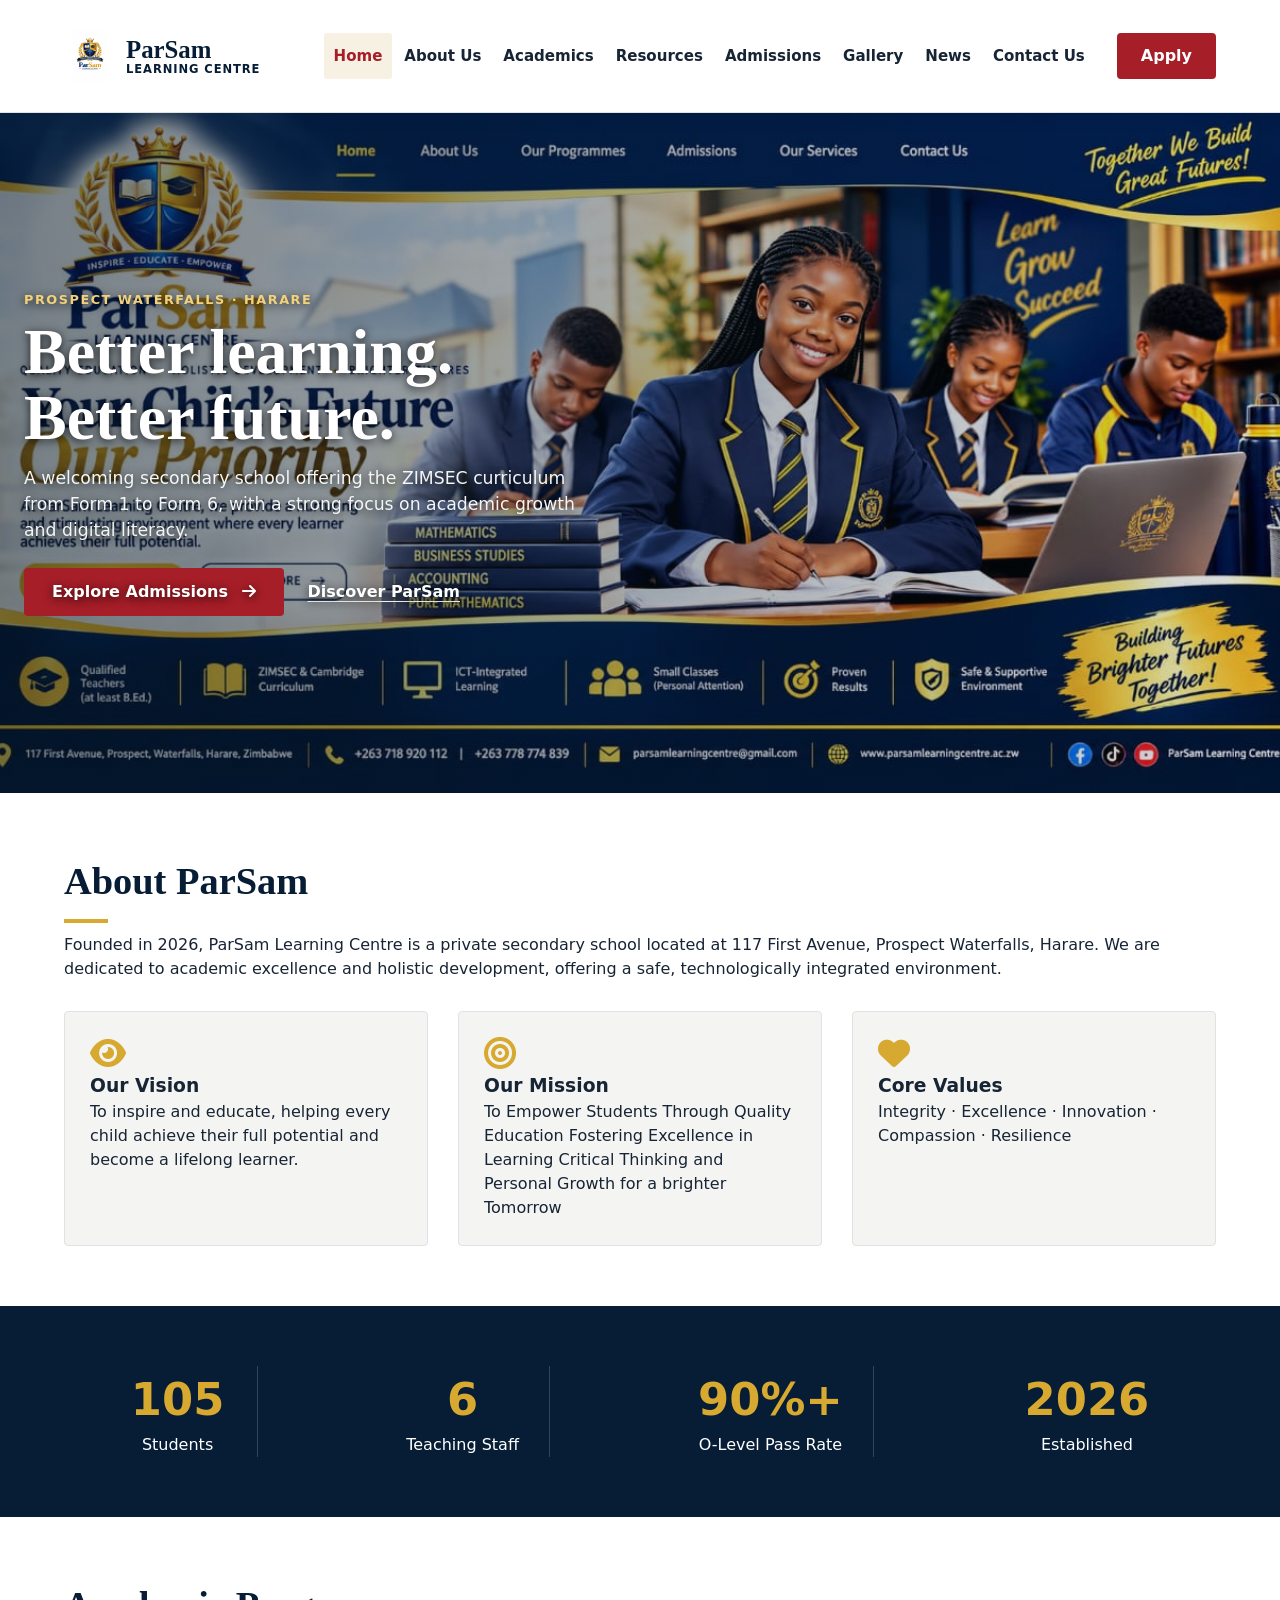
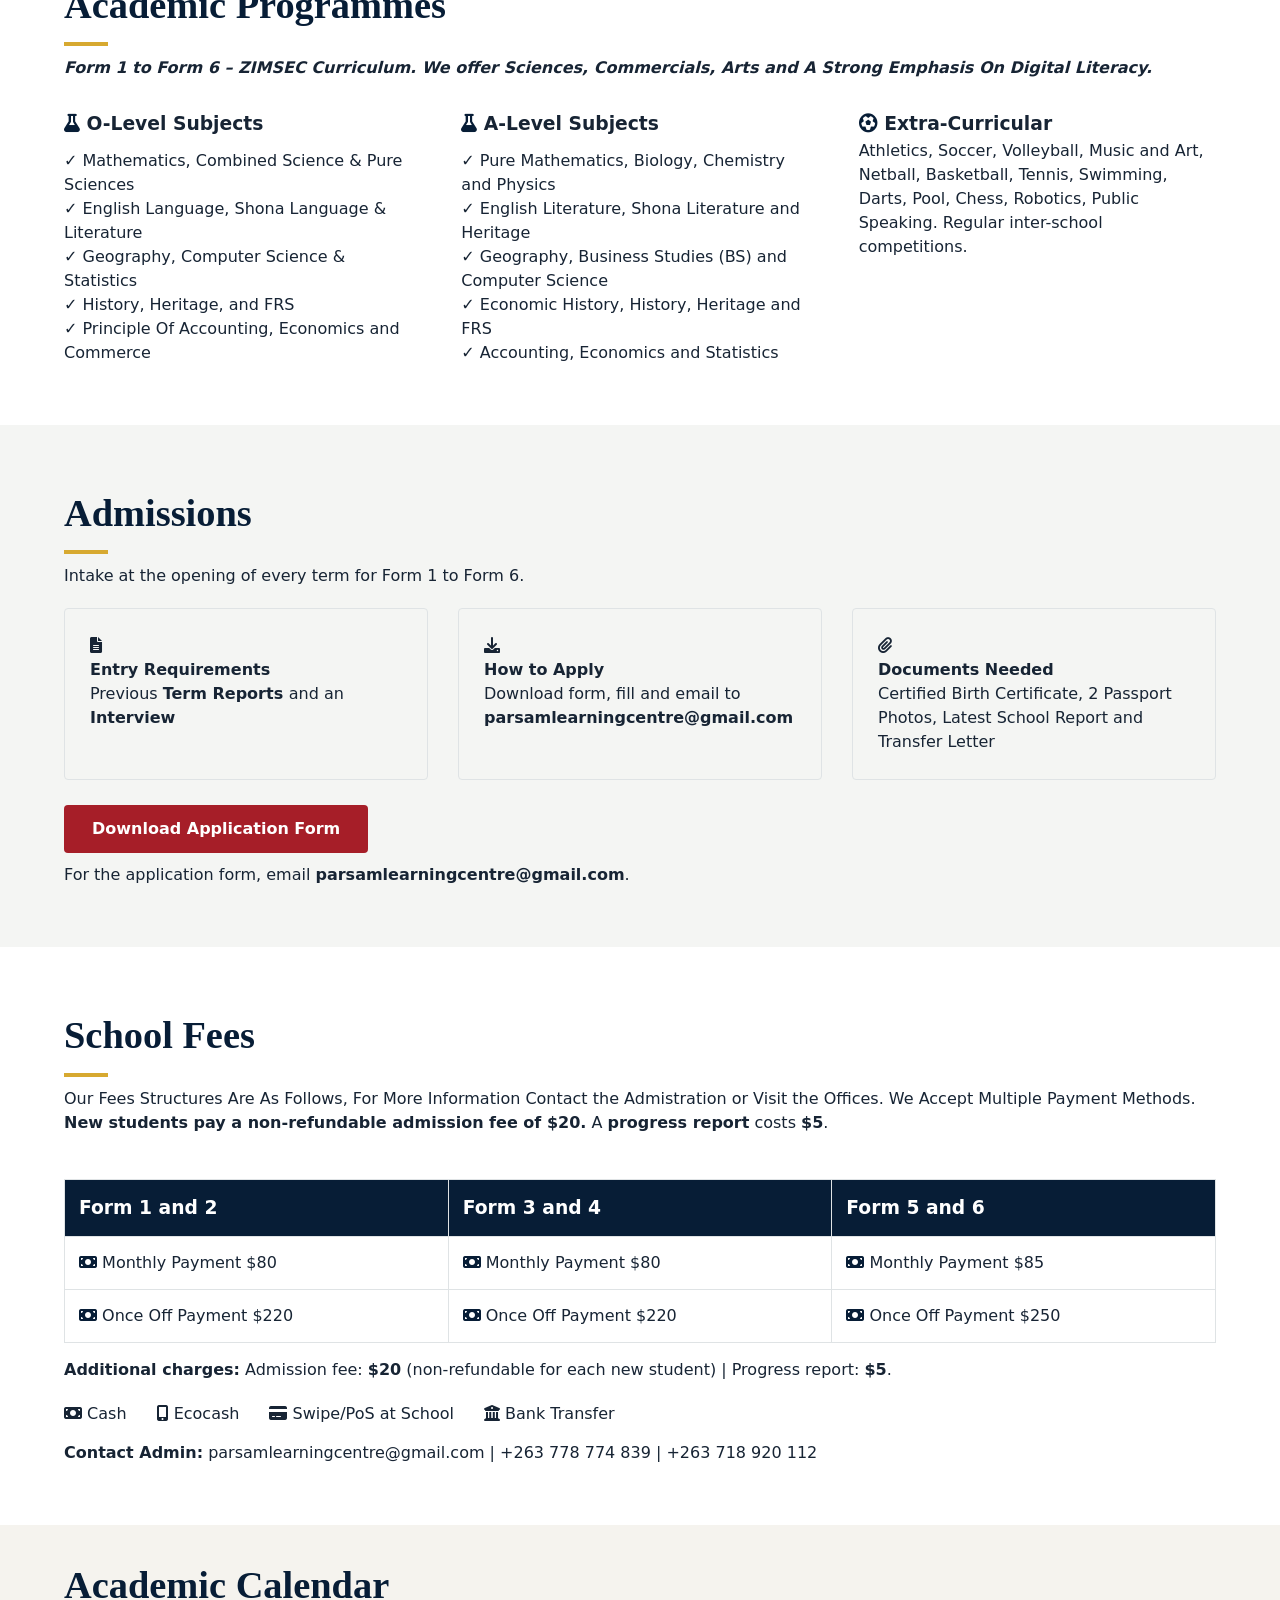
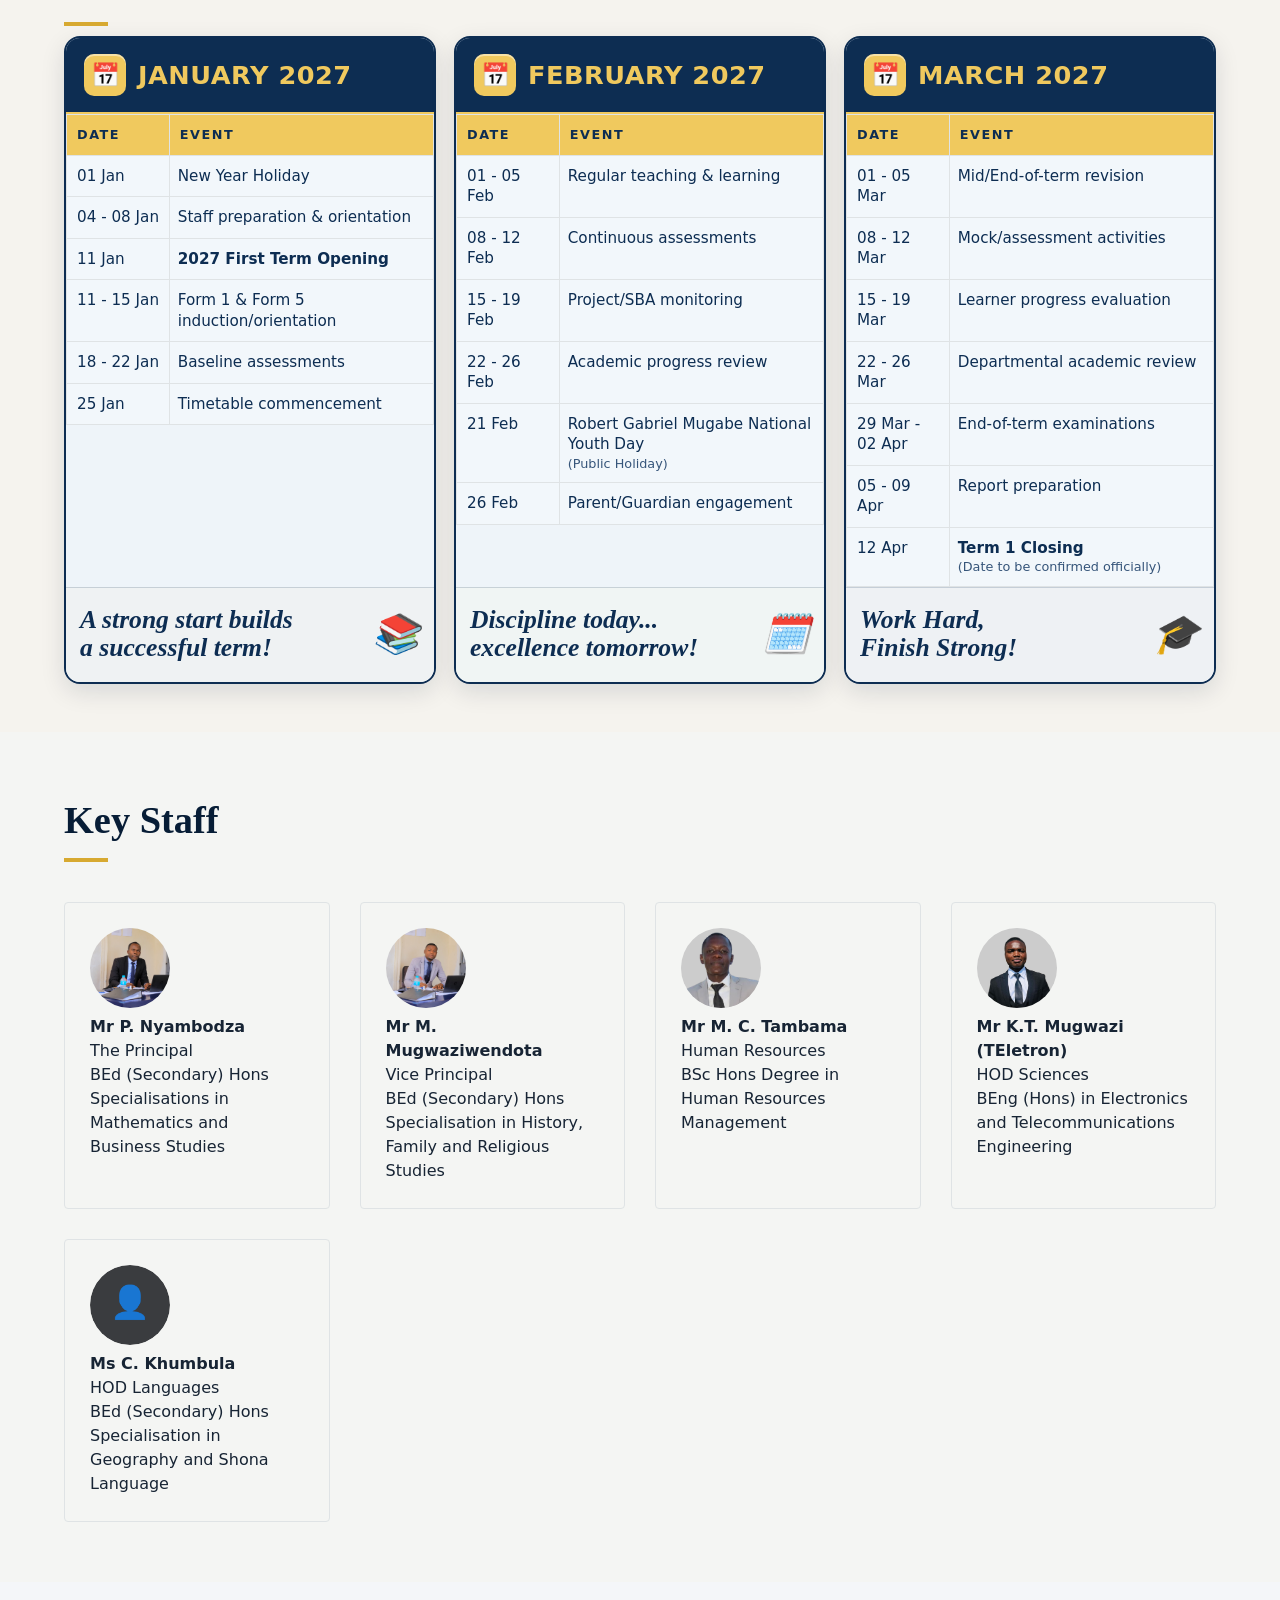
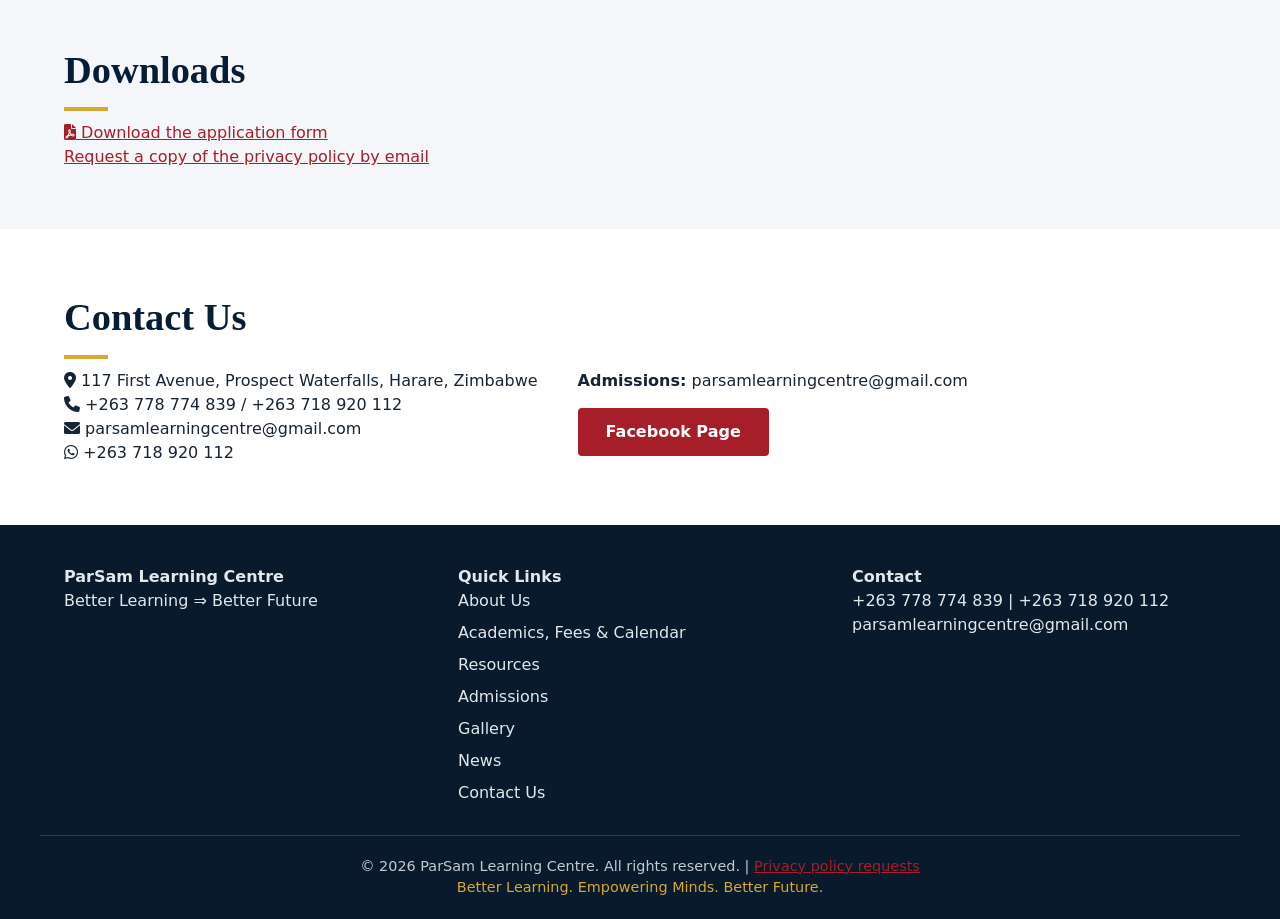
<file: index.html>
<!DOCTYPE html>
<html lang="en">
<head>
  <meta charset="UTF-8">
  <meta name="viewport" content="width=device-width, initial-scale=1.0">
  <meta name="description" content="ParSam Learning Centre in Prospect Waterfalls, Harare. Better learning, better future.">
  <meta http-equiv="refresh" content="0; url=parsam.html">
  <link rel="canonical" href="parsam.html">
  <link rel="icon" href="parsamlogo.jpg" type="image/jpeg">
  <title>ParSam Learning Centre</title>
  <script>window.location.replace('parsam.html');</script>
</head>
<body>
  <main>
    <h1>ParSam Learning Centre</h1>
    <p>Opening the school website. <a href="parsam.html">Continue to ParSam Learning Centre</a></p>
  </main>
</body>
</html>
</file>
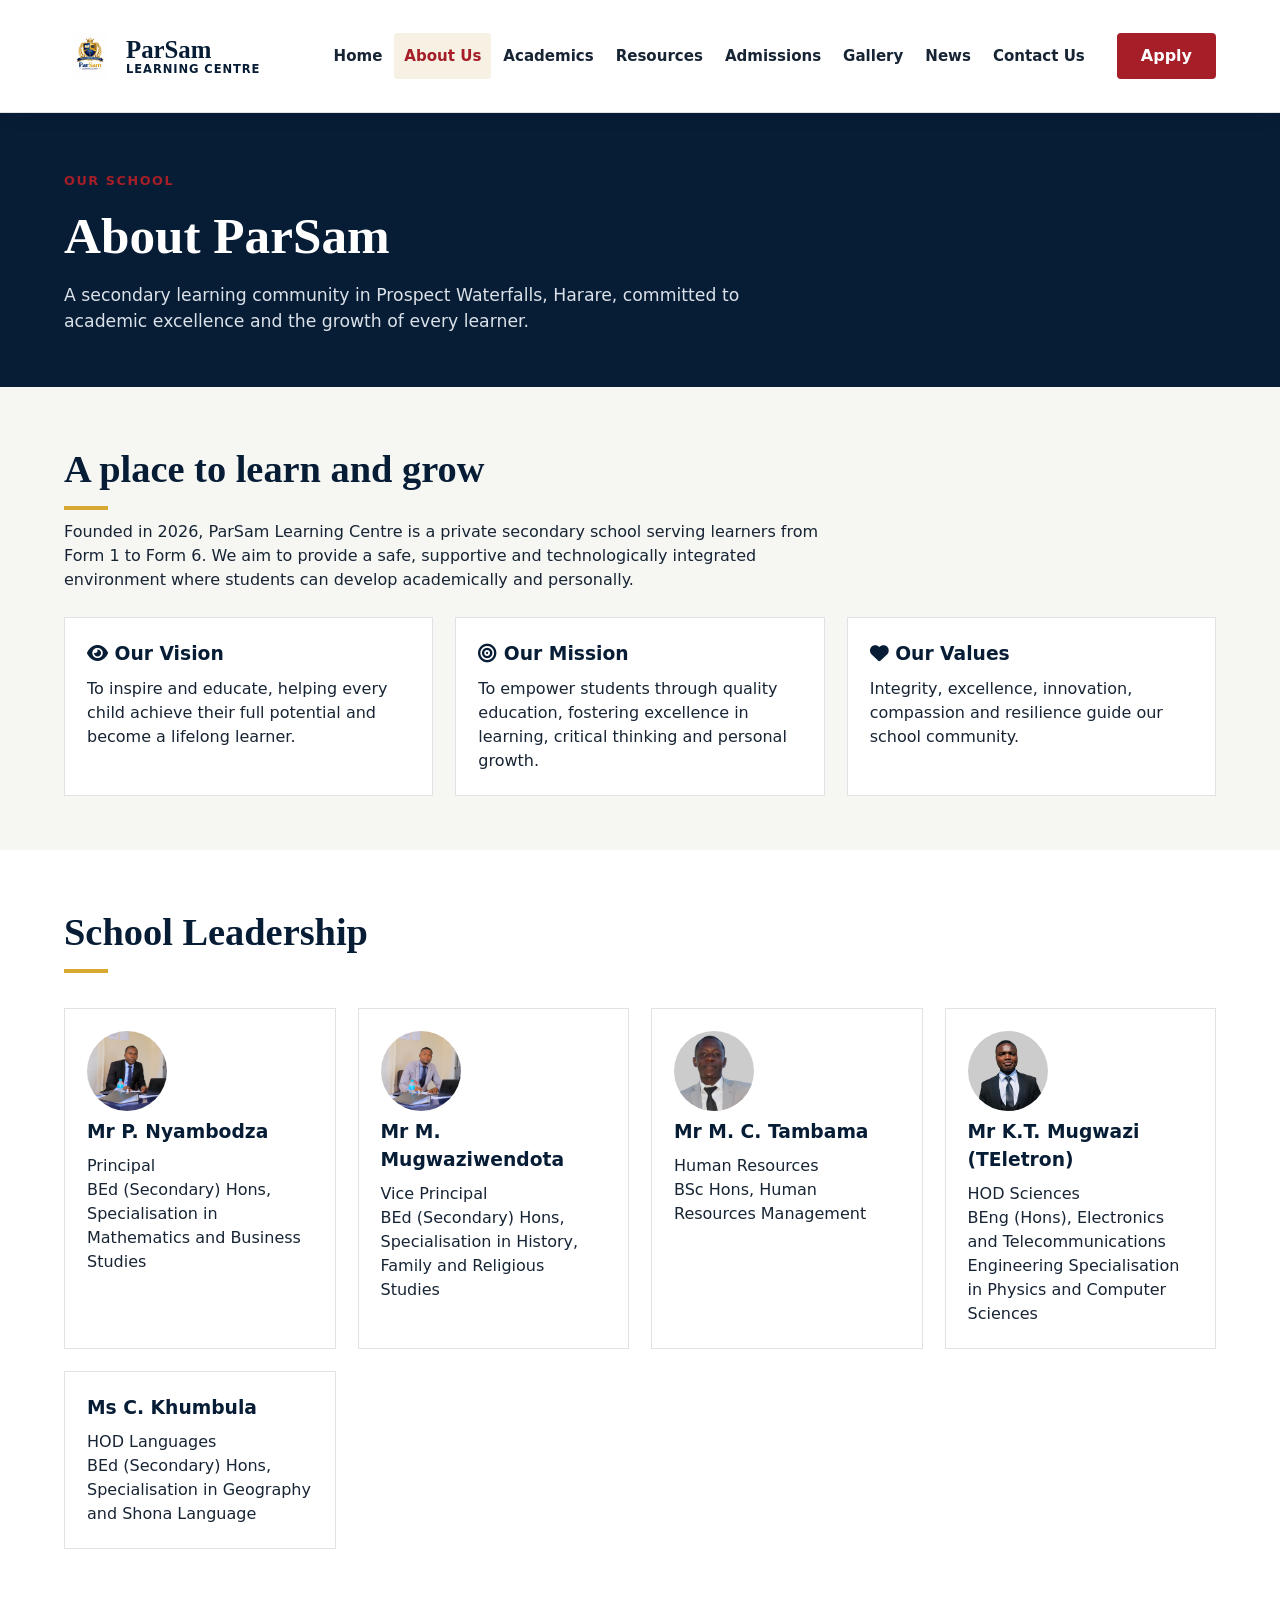
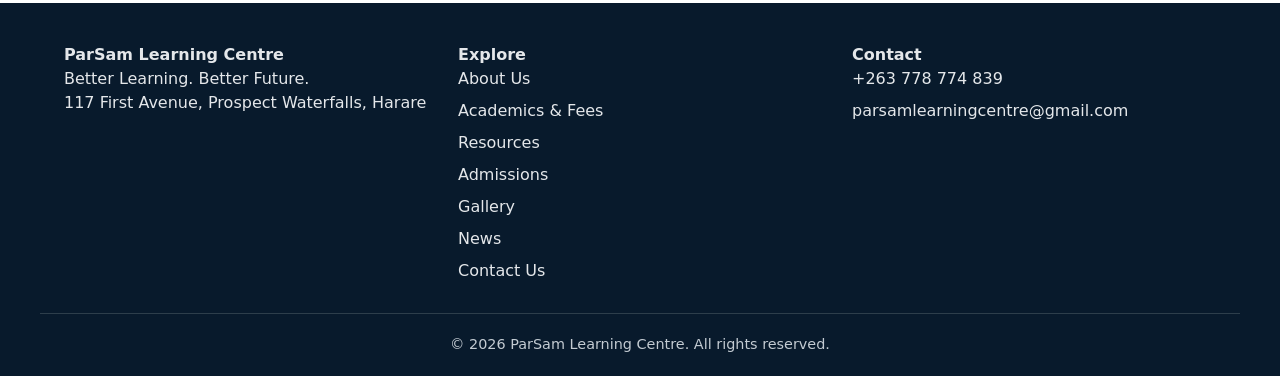
<file: about.html>
<!DOCTYPE html>
<html lang="en">
<head>
  <meta charset="UTF-8">
  <meta name="viewport" content="width=device-width, initial-scale=1.0">
  <meta name="description" content="Learn about ParSam Learning Centre, our vision, mission, values and leadership team in Prospect Waterfalls, Harare.">
  <title>About Us | ParSam Learning Centre</title>
  <link rel="icon" href="parsamlogo.jpg" type="image/jpeg">
  <link rel="stylesheet" href="https://cdnjs.cloudflare.com/ajax/libs/font-awesome/6.0.0-beta3/css/all.min.css">
  <link rel="stylesheet" href="style.css">
  <script src="script.js" defer></script>
</head>
<body>
  <a class="skip-link" href="#main-content">Skip to main content</a>
  <header class="site-header">
    <div class="container header-row">
      <a class="brand" href="parsam.html" aria-label="ParSam Learning Centre home"><img src="parsamlogo.jpg" alt="ParSam Learning Centre crest"><span><strong>ParSam</strong><small>Learning Centre</small></span></a>
      <button class="mobile-menu-btn" id="mobileBtn" type="button" aria-label="Open navigation menu" aria-controls="navMenu" aria-expanded="false"><i class="fas fa-bars" aria-hidden="true"></i></button>
      <nav class="site-nav" aria-label="Main navigation"><ul class="nav-links" id="navMenu">
        <li><a href="parsam.html">Home</a></li><li><a href="about.html" aria-current="page">About Us</a></li><li><a href="academics.html">Academics</a></li><li><a href="resources.html">Resources</a></li><li><a href="admissions.html">Admissions</a></li><li><a href="gallery.html">Gallery</a></li><li><a href="news.html">News</a></li><li><a href="contact.html">Contact Us</a></li>
      </ul></nav>
      <a class="header-apply" href="admissions.html">Apply</a>
    </div>
  </header>
  <main id="main-content" tabindex="-1">
    <section class="page-banner"><div class="container"><p class="eyebrow">Our School</p><h1>About ParSam</h1><p>A secondary learning community in Prospect Waterfalls, Harare, committed to academic excellence and the growth of every learner.</p></div></section>
    <section class="content-section"><div class="container"><h2 class="section-title">A place to learn and grow</h2><p>Founded in 2026, ParSam Learning Centre is a private secondary school serving learners from Form 1 to Form 6. We aim to provide a safe, supportive and technologically integrated environment where students can develop academically and personally.</p>
      <div class="page-grid">
        <article class="info-panel"><h3><i class="fas fa-eye" aria-hidden="true"></i> Our Vision</h3><p>To inspire and educate, helping every child achieve their full potential and become a lifelong learner.</p></article>
        <article class="info-panel"><h3><i class="fas fa-bullseye" aria-hidden="true"></i> Our Mission</h3><p>To empower students through quality education, fostering excellence in learning, critical thinking and personal growth.</p></article>
        <article class="info-panel"><h3><i class="fas fa-heart" aria-hidden="true"></i> Our Values</h3><p>Integrity, excellence, innovation, compassion and resilience guide our school community.</p></article>
      </div>
    </div></section>
    <section class="content-section"><div class="container"><h2 class="section-title">School Leadership</h2><div class="page-grid">
      <article class="info-panel staff-card"><img src="nyambodza.jpg" alt="Mr P. Nyambodza"><h3>Mr P. Nyambodza</h3><p>Principal</p><p>BEd (Secondary) Hons, Specialisation in Mathematics and Business Studies</p></article>
      <article class="info-panel staff-card"><img src="mugwaziwendota.jpg" alt="Mr M. Mugwaziwendota"><h3>Mr M. Mugwaziwendota</h3><p>Vice Principal</p><p>BEd (Secondary) Hons, Specialisation in History, Family and Religious Studies</p></article>
      <article class="info-panel staff-card"><img src="tambama.png" alt="Mr M. C. Tambama"><h3>Mr M. C. Tambama</h3><p>Human Resources</p><p>BSc Hons, Human Resources Management</p></article>
      <article class="info-panel staff-card"><img src="TEletron.png" alt="Mr K. T. Mugwazi"><h3>Mr K.T. Mugwazi (TEletron)</h3><p>HOD Sciences</p><p>BEng (Hons), Electronics and Telecommunications Engineering Specialisation in Physics and Computer Sciences</p></article>
      <article class="info-panel staff-card"><h3>Ms C. Khumbula</h3><p>HOD Languages</p><p>BEd (Secondary) Hons, Specialisation in Geography and Shona Language</p></article>
    </div></div></section>
  </main>
  <footer><div class="container footer-grid">
    <div><h4>ParSam Learning Centre</h4><p>Better Learning. Better Future.</p><p>117 First Avenue, Prospect Waterfalls, Harare</p></div>
    <div><h4>Explore</h4><div class="footer-links"><a href="about.html">About Us</a><a href="academics.html">Academics &amp; Fees</a><a href="resources.html">Resources</a><a href="admissions.html">Admissions</a><a href="gallery.html">Gallery</a><a href="news.html">News</a><a href="contact.html">Contact Us</a></div></div>
    <div><h4>Contact</h4><div class="footer-links"><a href="tel:+263778774839">+263 778 774 839</a><a href="mailto:parsamlearningcentre@gmail.com">parsamlearningcentre@gmail.com</a></div></div>
  </div><div class="footer-bottom container"><p>© 2026 ParSam Learning Centre. All rights reserved.</p></div></footer>
</body>
</html>
</file>
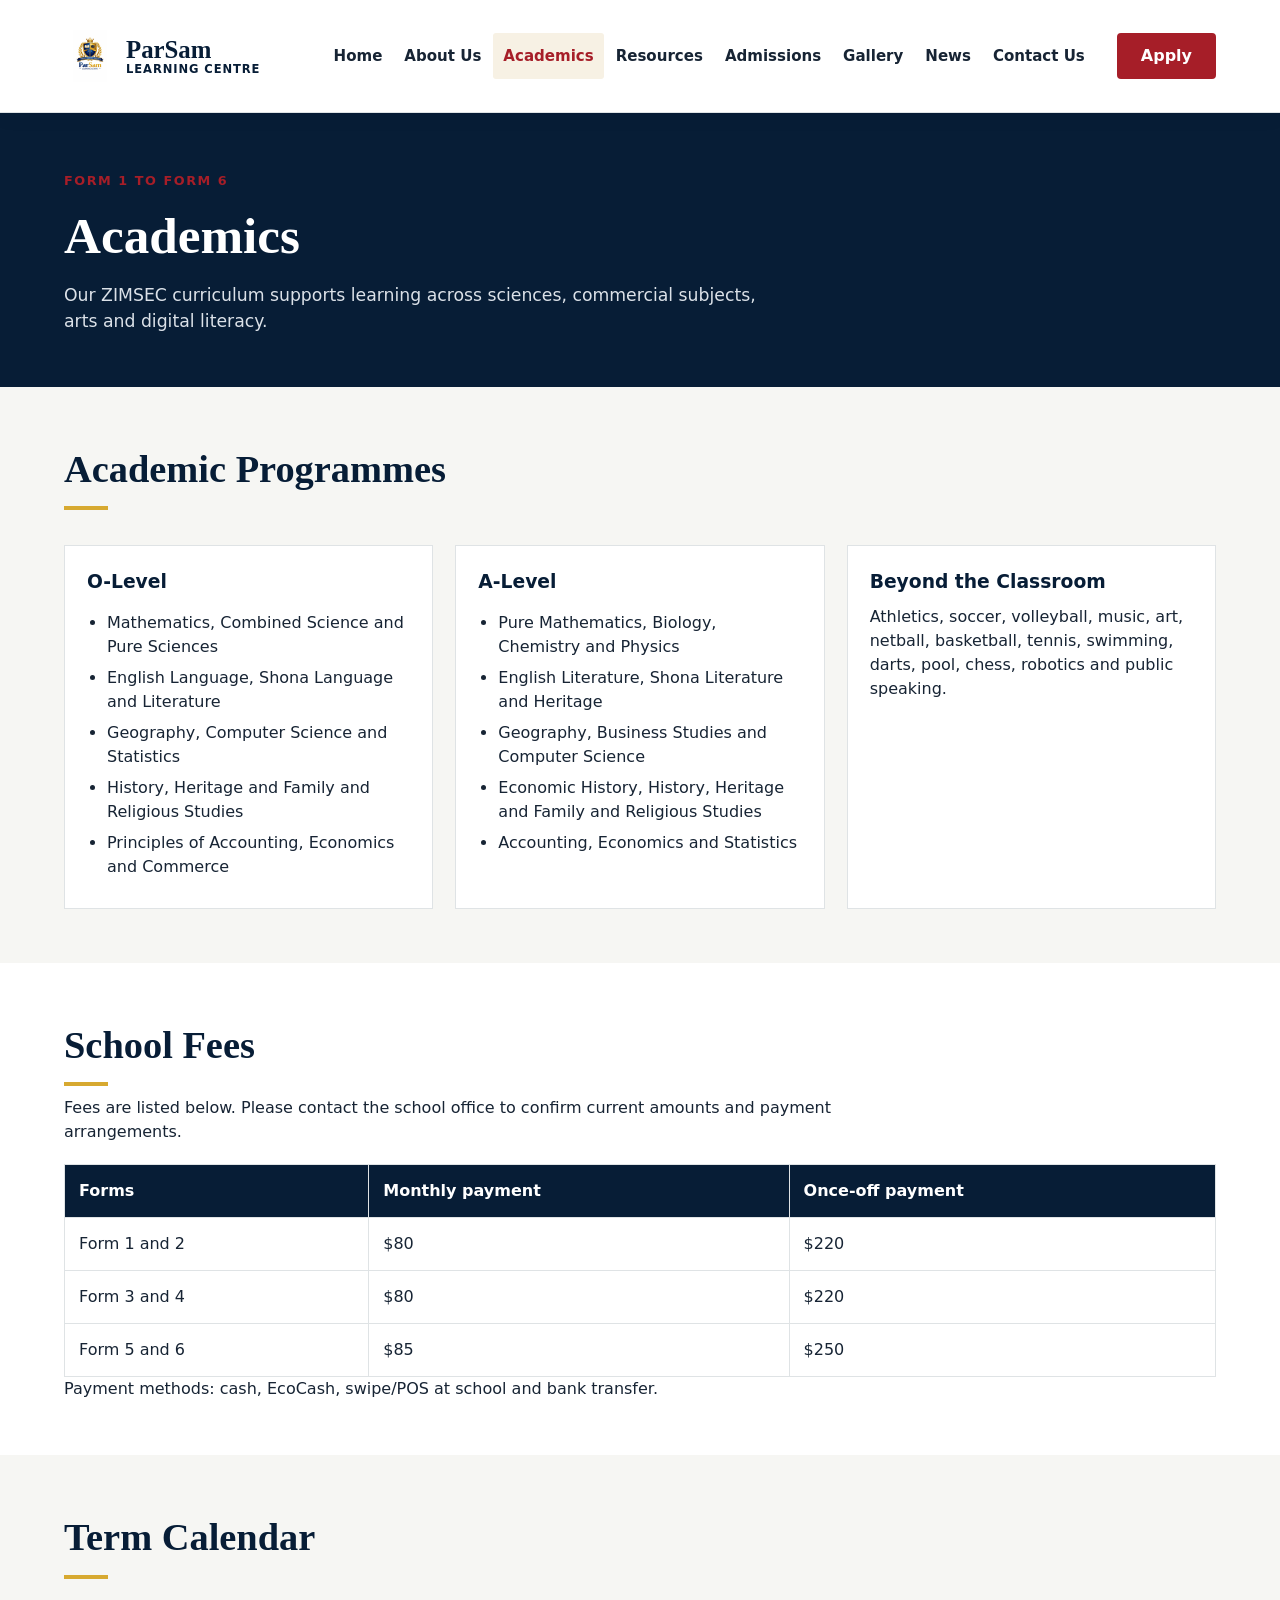
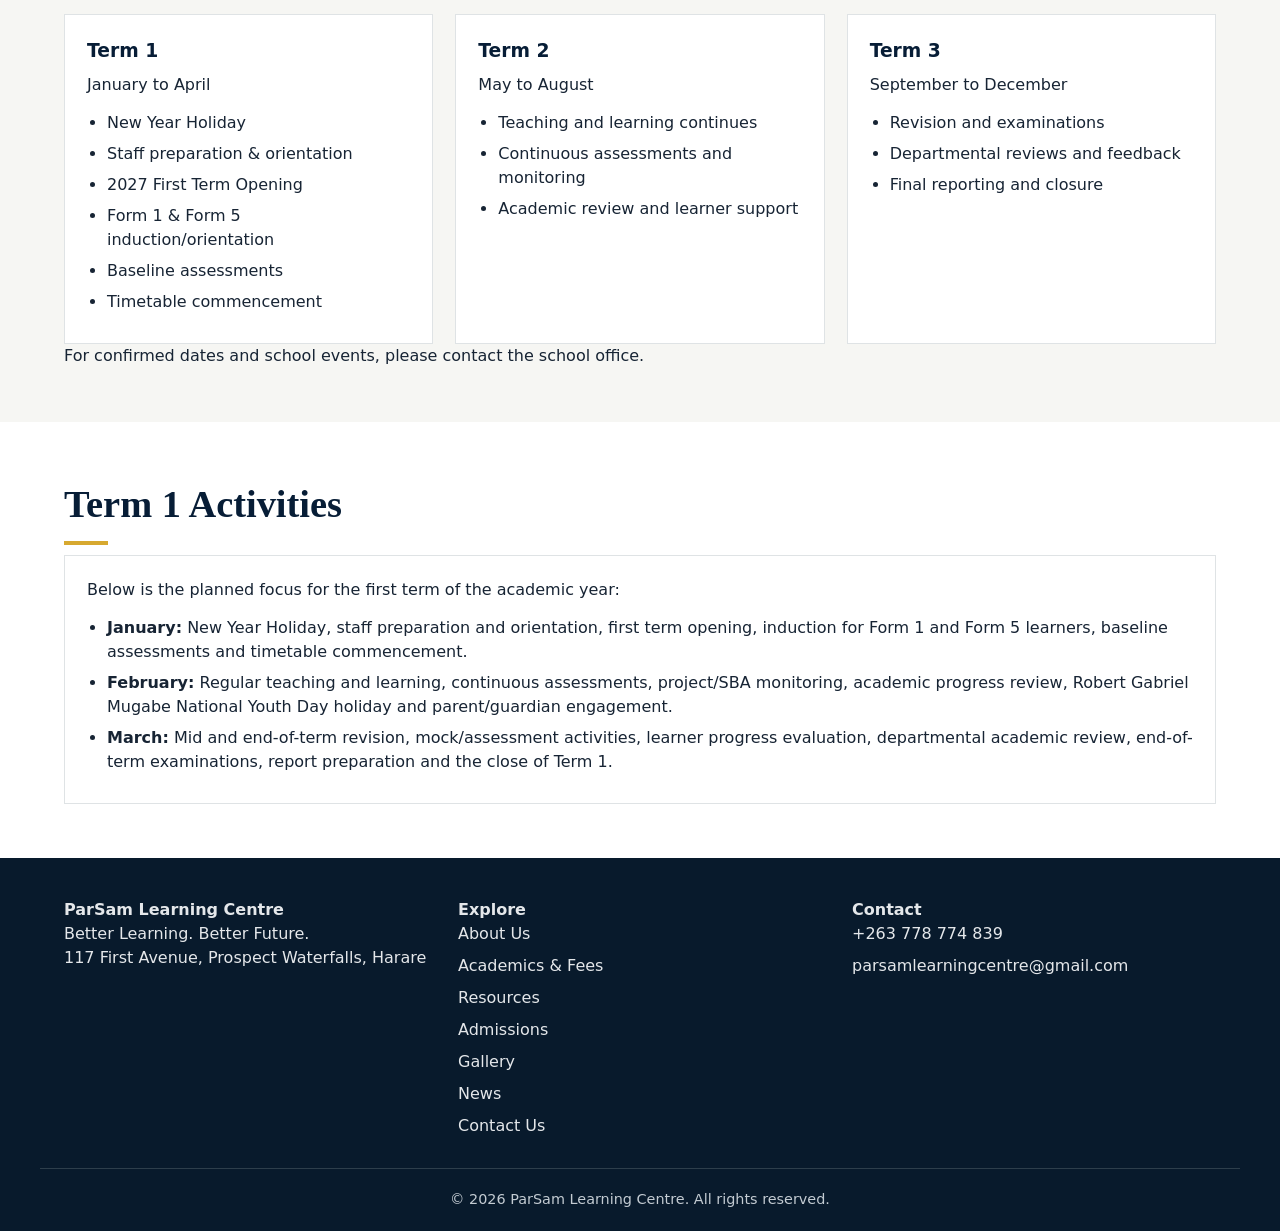
<file: academics.html>
<!DOCTYPE html>
<html lang="en">
<head>
  <meta charset="UTF-8">
  <meta name="viewport" content="width=device-width, initial-scale=1.0">
  <meta name="description" content="Explore ParSam Learning Centre's Form 1 to Form 6 ZIMSEC curriculum, subjects, school fees and term calendar.">
  <title>Academics | ParSam Learning Centre</title>
  <link rel="icon" href="parsamlogo.jpg" type="image/jpeg">
  <link rel="stylesheet" href="https://cdnjs.cloudflare.com/ajax/libs/font-awesome/6.0.0-beta3/css/all.min.css">
  <link rel="stylesheet" href="style.css">
  <script src="script.js" defer></script>
</head>
<body>
  <a class="skip-link" href="#main-content">Skip to main content</a>
  <header class="site-header"><div class="container header-row">
    <a class="brand" href="parsam.html" aria-label="ParSam Learning Centre home"><img src="parsamlogo.jpg" alt="ParSam Learning Centre crest"><span><strong>ParSam</strong><small>Learning Centre</small></span></a>
    <button class="mobile-menu-btn" id="mobileBtn" type="button" aria-label="Open navigation menu" aria-controls="navMenu" aria-expanded="false"><i class="fas fa-bars" aria-hidden="true"></i></button>
    <nav class="site-nav" aria-label="Main navigation"><ul class="nav-links" id="navMenu"><li><a href="parsam.html">Home</a></li><li><a href="about.html">About Us</a></li><li><a href="academics.html" aria-current="page">Academics</a></li><li><a href="resources.html">Resources</a></li><li><a href="admissions.html">Admissions</a></li><li><a href="gallery.html">Gallery</a></li><li><a href="news.html">News</a></li><li><a href="contact.html">Contact Us</a></li></ul></nav>
    <a class="header-apply" href="admissions.html">Apply</a>
  </div></header>
  <main id="main-content" tabindex="-1">
    <section class="page-banner"><div class="container"><p class="eyebrow">Form 1 to Form 6</p><h1>Academics</h1><p>Our ZIMSEC curriculum supports learning across sciences, commercial subjects, arts and digital literacy.</p></div></section>
    <section class="content-section"><div class="container"><h2 class="section-title">Academic Programmes</h2><div class="page-grid">
      <article class="info-panel"><h3>O-Level</h3><ul class="subject-list"><li>Mathematics, Combined Science and Pure Sciences</li><li>English Language, Shona Language and Literature</li><li>Geography, Computer Science and Statistics</li><li>History, Heritage and Family and Religious Studies</li><li>Principles of Accounting, Economics and Commerce</li></ul></article>
      <article class="info-panel"><h3>A-Level</h3><ul class="subject-list"><li>Pure Mathematics, Biology, Chemistry and Physics</li><li>English Literature, Shona Literature and Heritage</li><li>Geography, Business Studies and Computer Science</li><li>Economic History, History, Heritage and Family and Religious Studies</li><li>Accounting, Economics and Statistics</li></ul></article>
      <article class="info-panel"><h3>Beyond the Classroom</h3><p>Athletics, soccer, volleyball, music, art, netball, basketball, tennis, swimming, darts, pool, chess, robotics and public speaking.</p></article>
    </div></div></section>
    <section class="content-section"><div class="container"><h2 class="section-title">School Fees</h2><p>Fees are listed below. Please contact the school office to confirm current amounts and payment arrangements.</p><div class="responsive-table"><table><thead><tr><th>Forms</th><th>Monthly payment</th><th>Once-off payment</th></tr></thead><tbody><tr><td>Form 1 and 2</td><td>$80</td><td>$220</td></tr><tr><td>Form 3 and 4</td><td>$80</td><td>$220</td></tr><tr><td>Form 5 and 6</td><td>$85</td><td>$250</td></tr></tbody></table></div><p>Payment methods: cash, EcoCash, swipe/POS at school and bank transfer.</p></div></section>
    <section class="content-section"><div class="container"><h2 class="section-title">Term Calendar</h2><div class="page-grid"><article class="info-panel"><h3>Term 1</h3><p>January to April</p><ul class="subject-list"><li>New Year Holiday</li><li>Staff preparation &amp; orientation</li><li>2027 First Term Opening</li><li>Form 1 &amp; Form 5 induction/orientation</li><li>Baseline assessments</li><li>Timetable commencement</li></ul></article><article class="info-panel"><h3>Term 2</h3><p>May to August</p><ul class="subject-list"><li>Teaching and learning continues</li><li>Continuous assessments and monitoring</li><li>Academic review and learner support</li></ul></article><article class="info-panel"><h3>Term 3</h3><p>September to December</p><ul class="subject-list"><li>Revision and examinations</li><li>Departmental reviews and feedback</li><li>Final reporting and closure</li></ul></article></div><p>For confirmed dates and school events, please contact the school office.</p></div></section>
    <section class="content-section"><div class="container"><h2 class="section-title">Term 1 Activities</h2><div class="info-panel"><p>Below is the planned focus for the first term of the academic year:</p><ul class="subject-list"><li><strong>January:</strong> New Year Holiday, staff preparation and orientation, first term opening, induction for Form 1 and Form 5 learners, baseline assessments and timetable commencement.</li><li><strong>February:</strong> Regular teaching and learning, continuous assessments, project/SBA monitoring, academic progress review, Robert Gabriel Mugabe National Youth Day holiday and parent/guardian engagement.</li><li><strong>March:</strong> Mid and end-of-term revision, mock/assessment activities, learner progress evaluation, departmental academic review, end-of-term examinations, report preparation and the close of Term 1.</li></ul></div></div></section>
  </main>
  <footer><div class="container footer-grid"><div><h4>ParSam Learning Centre</h4><p>Better Learning. Better Future.</p><p>117 First Avenue, Prospect Waterfalls, Harare</p></div><div><h4>Explore</h4><div class="footer-links"><a href="about.html">About Us</a><a href="academics.html">Academics &amp; Fees</a><a href="resources.html">Resources</a><a href="admissions.html">Admissions</a><a href="gallery.html">Gallery</a><a href="news.html">News</a><a href="contact.html">Contact Us</a></div></div><div><h4>Contact</h4><div class="footer-links"><a href="tel:+263778774839">+263 778 774 839</a><a href="mailto:parsamlearningcentre@gmail.com">parsamlearningcentre@gmail.com</a></div></div></div><div class="footer-bottom container"><p>© 2026 ParSam Learning Centre. All rights reserved.</p></div></footer>
</body>
</html>
</file>
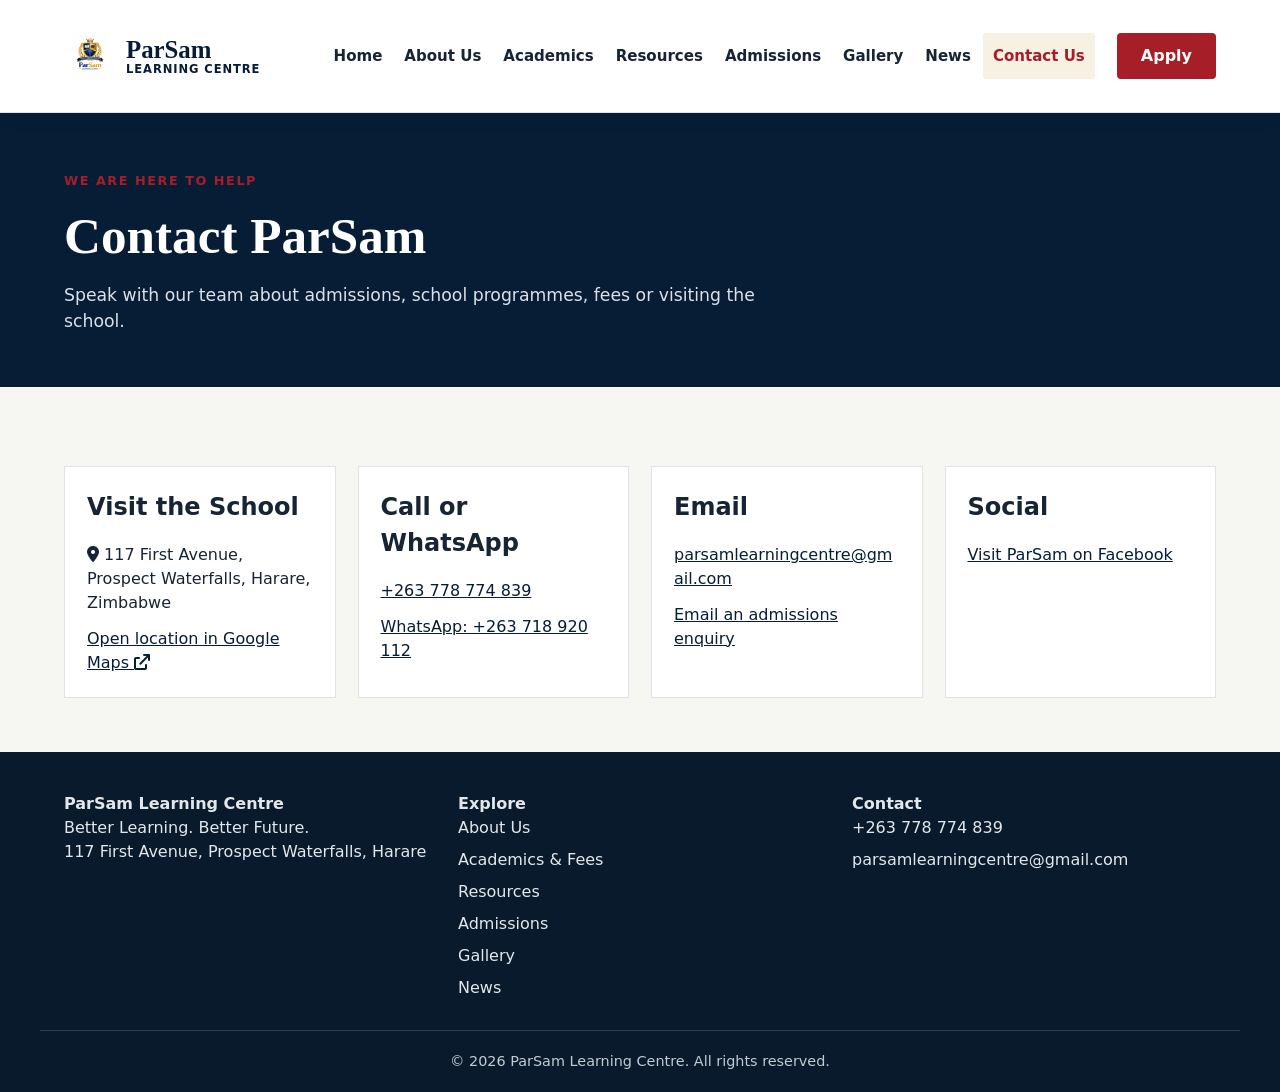
<file: contact.html>
<!DOCTYPE html>
<html lang="en">
<head>
  <meta charset="UTF-8">
  <meta name="viewport" content="width=device-width, initial-scale=1.0">
  <meta name="description" content="Contact ParSam Learning Centre in Prospect Waterfalls, Harare by phone, WhatsApp or email.">
  <title>Contact Us | ParSam Learning Centre</title>
  <link rel="icon" href="parsamlogo.jpg" type="image/jpeg">
  <link rel="stylesheet" href="https://cdnjs.cloudflare.com/ajax/libs/font-awesome/6.0.0-beta3/css/all.min.css">
  <link rel="stylesheet" href="style.css">
  <script src="script.js" defer></script>
</head>
<body>
  <a class="skip-link" href="#main-content">Skip to main content</a>
  <header class="site-header"><div class="container header-row">
    <a class="brand" href="parsam.html" aria-label="ParSam Learning Centre home"><img src="parsamlogo.jpg" alt="ParSam Learning Centre crest"><span><strong>ParSam</strong><small>Learning Centre</small></span></a>
    <button class="mobile-menu-btn" id="mobileBtn" type="button" aria-label="Open navigation menu" aria-controls="navMenu" aria-expanded="false"><i class="fas fa-bars" aria-hidden="true"></i></button>
    <nav class="site-nav" aria-label="Main navigation"><ul class="nav-links" id="navMenu"><li><a href="parsam.html">Home</a></li><li><a href="about.html">About Us</a></li><li><a href="academics.html">Academics</a></li><li><a href="resources.html">Resources</a></li><li><a href="admissions.html">Admissions</a></li><li><a href="gallery.html">Gallery</a></li><li><a href="news.html">News</a></li><li><a href="contact.html" aria-current="page">Contact Us</a></li></ul></nav>
    <a class="header-apply" href="admissions.html">Apply</a>
  </div></header>
  <main id="main-content" tabindex="-1">
    <section class="page-banner"><div class="container"><p class="eyebrow">We are here to help</p><h1>Contact ParSam</h1><p>Speak with our team about admissions, school programmes, fees or visiting the school.</p></div></section>
    <section class="content-section"><div class="container page-grid">
      <section class="info-panel"><h2>Visit the School</h2><div class="contact-list"><p><i class="fas fa-map-marker-alt" aria-hidden="true"></i> 117 First Avenue, Prospect Waterfalls, Harare, Zimbabwe</p><a href="https://www.google.com/maps/search/?api=1&query=117+First+Avenue+Prospect+Waterfalls+Harare" target="_blank" rel="noopener noreferrer">Open location in Google Maps <i class="fas fa-arrow-up-right-from-square" aria-hidden="true"></i></a></div></section>
      <section class="info-panel"><h2>Call or WhatsApp</h2><div class="contact-list"><a href="tel:+263778774839">+263 778 774 839</a><a href="https://wa.me/263718920112" target="_blank" rel="noopener noreferrer">WhatsApp: +263 718 920 112</a></div></section>
      <section class="info-panel"><h2>Email</h2><div class="contact-list"><a href="mailto:parsamlearningcentre@gmail.com">parsamlearningcentre@gmail.com</a><a href="mailto:parsamlearningcentre@gmail.com?subject=Admissions%20Enquiry">Email an admissions enquiry</a></div></section>
      <section class="info-panel"><h2>Social</h2><div class="contact-list"><a href="https://www.facebook.com/profile.php?id=61563652422695" target="_blank" rel="noopener noreferrer">Visit ParSam on Facebook</a></div></section>
    </div></section>
  </main>
  <footer><div class="container footer-grid"><div><h4>ParSam Learning Centre</h4><p>Better Learning. Better Future.</p><p>117 First Avenue, Prospect Waterfalls, Harare</p></div><div><h4>Explore</h4><div class="footer-links"><a href="about.html">About Us</a><a href="academics.html">Academics &amp; Fees</a><a href="resources.html">Resources</a><a href="admissions.html">Admissions</a><a href="gallery.html">Gallery</a><a href="news.html">News</a></div></div><div><h4>Contact</h4><div class="footer-links"><a href="tel:+263778774839">+263 778 774 839</a><a href="mailto:parsamlearningcentre@gmail.com">parsamlearningcentre@gmail.com</a></div></div></div><div class="footer-bottom container"><p>© 2026 ParSam Learning Centre. All rights reserved.</p></div></footer>
</body>
</html>
</file>
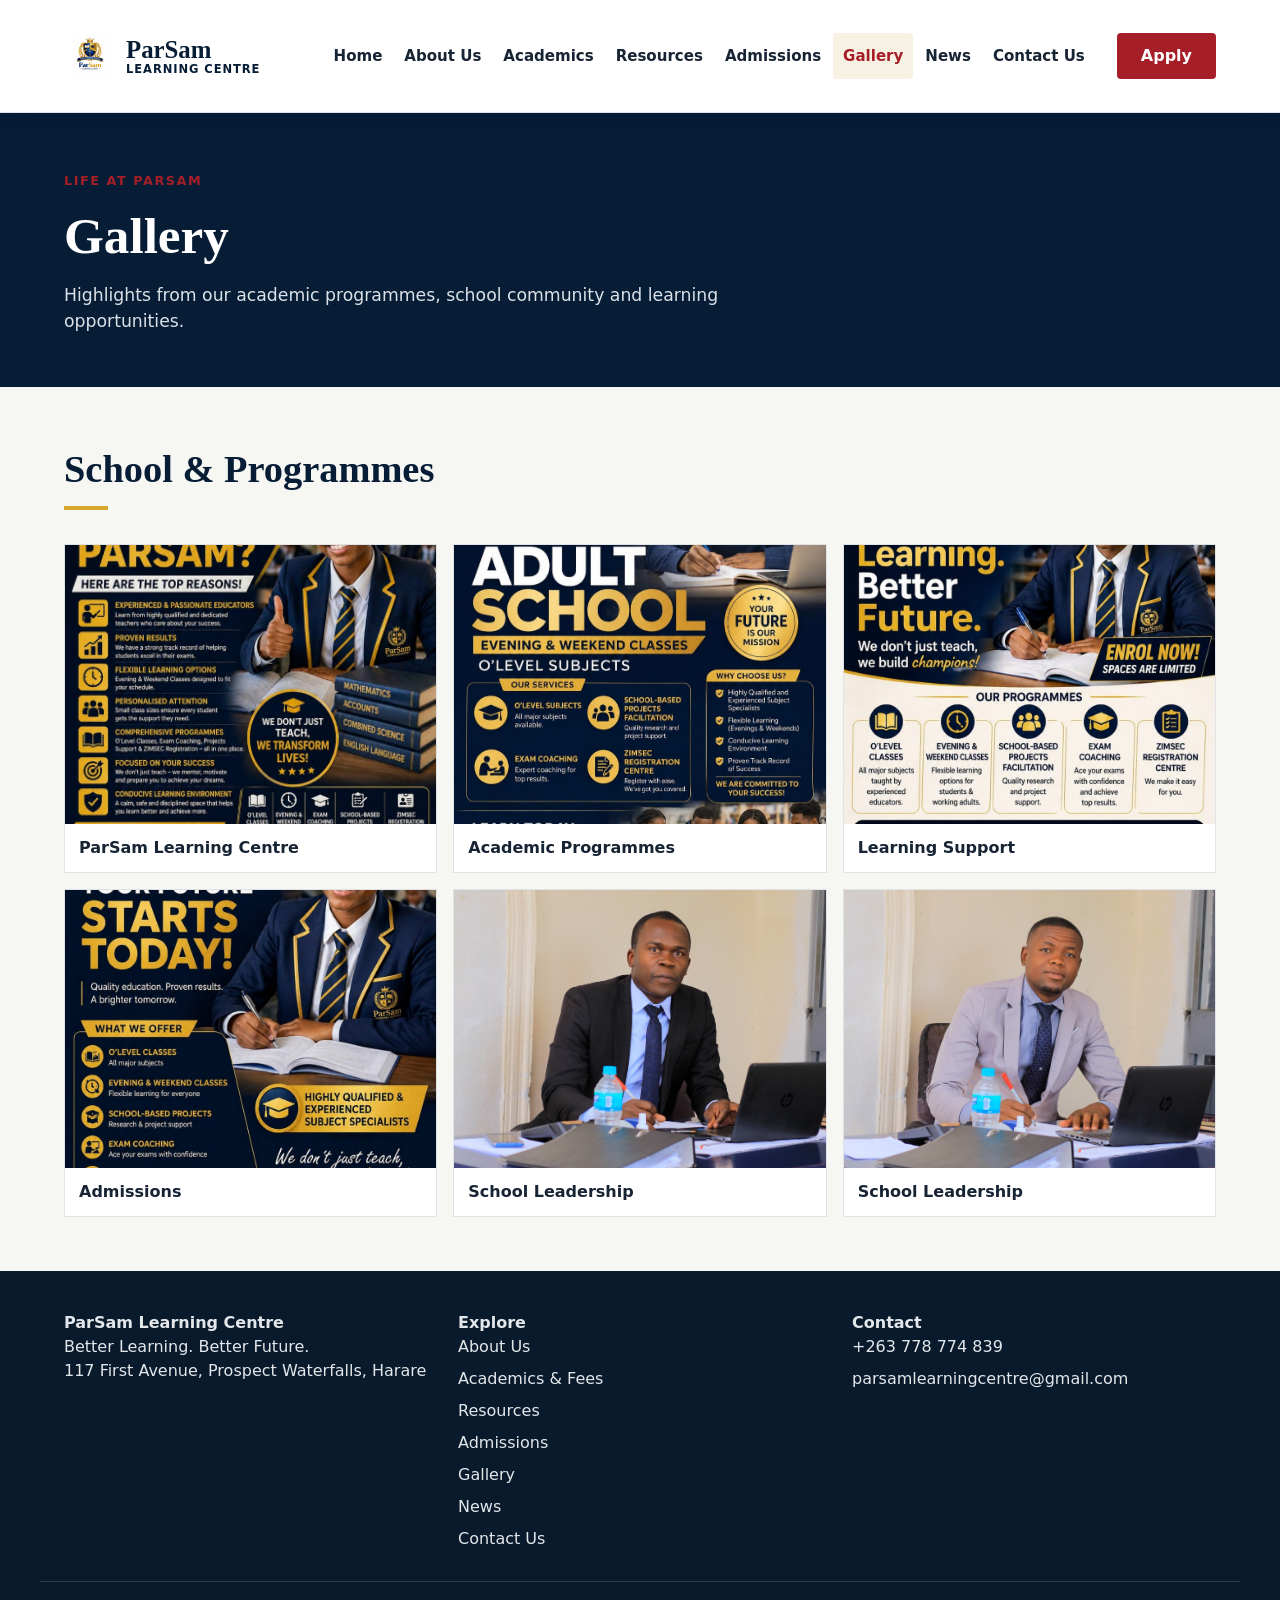
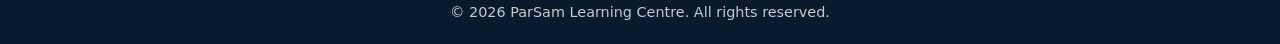
<file: gallery.html>
<!DOCTYPE html>
<html lang="en">
<head>
  <meta charset="UTF-8">
  <meta name="viewport" content="width=device-width, initial-scale=1.0">
  <meta name="description" content="View ParSam Learning Centre programme and school community images.">
  <title>Gallery | ParSam Learning Centre</title>
  <link rel="icon" href="parsamlogo.jpg" type="image/jpeg">
  <link rel="stylesheet" href="https://cdnjs.cloudflare.com/ajax/libs/font-awesome/6.0.0-beta3/css/all.min.css">
  <link rel="stylesheet" href="style.css">
  <script src="script.js" defer></script>
</head>
<body>
  <a class="skip-link" href="#main-content">Skip to main content</a>
  <header class="site-header"><div class="container header-row">
    <a class="brand" href="parsam.html" aria-label="ParSam Learning Centre home"><img src="parsamlogo.jpg" alt="ParSam Learning Centre crest"><span><strong>ParSam</strong><small>Learning Centre</small></span></a>
    <button class="mobile-menu-btn" id="mobileBtn" type="button" aria-label="Open navigation menu" aria-controls="navMenu" aria-expanded="false"><i class="fas fa-bars" aria-hidden="true"></i></button>
    <nav class="site-nav" aria-label="Main navigation"><ul class="nav-links" id="navMenu"><li><a href="parsam.html">Home</a></li><li><a href="about.html">About Us</a></li><li><a href="academics.html">Academics</a></li><li><a href="resources.html">Resources</a></li><li><a href="admissions.html">Admissions</a></li><li><a href="gallery.html" aria-current="page">Gallery</a></li><li><a href="news.html">News</a></li><li><a href="contact.html">Contact Us</a></li></ul></nav>
    <a class="header-apply" href="admissions.html">Apply</a>
  </div></header>
  <main id="main-content" tabindex="-1">
    <section class="page-banner"><div class="container"><p class="eyebrow">Life at ParSam</p><h1>Gallery</h1><p>Highlights from our academic programmes, school community and learning opportunities.</p></div></section>
    <section class="content-section"><div class="container">
      <h2 class="section-title">School & Programmes</h2>
      <div class="gallery-grid">
        <figure><img src="academic.jpg" alt="ParSam overview and school information poster" loading="lazy"><figcaption>ParSam Learning Centre</figcaption></figure>
        <figure><img src="academic1.jpg" alt="ParSam academic programmes poster" loading="lazy"><figcaption>Academic Programmes</figcaption></figure>
        <figure><img src="academic2.jpg" alt="ParSam learning and student support poster" loading="lazy"><figcaption>Learning Support</figcaption></figure>
        <figure><img src="admission.jpg" alt="ParSam admissions information poster" loading="lazy"><figcaption>Admissions</figcaption></figure>
        <figure><img src="nyambodza.jpg" alt="Mr P. Nyambodza, Principal" loading="lazy"><figcaption>School Leadership</figcaption></figure>
        <figure><img src="mugwaziwendota.jpg" alt="Mr M. Mugwaziwendota, Vice Principal" loading="lazy"><figcaption>School Leadership</figcaption></figure>
      </div>
    </div></section>
  </main>
  <footer><div class="container footer-grid"><div><h4>ParSam Learning Centre</h4><p>Better Learning. Better Future.</p><p>117 First Avenue, Prospect Waterfalls, Harare</p></div><div><h4>Explore</h4><div class="footer-links"><a href="about.html">About Us</a><a href="academics.html">Academics &amp; Fees</a><a href="resources.html">Resources</a><a href="admissions.html">Admissions</a><a href="gallery.html">Gallery</a><a href="news.html">News</a><a href="contact.html">Contact Us</a></div></div><div><h4>Contact</h4><div class="footer-links"><a href="tel:+263778774839">+263 778 774 839</a><a href="mailto:parsamlearningcentre@gmail.com">parsamlearningcentre@gmail.com</a></div></div></div><div class="footer-bottom container"><p>© 2026 ParSam Learning Centre. All rights reserved.</p></div></footer>
</body>
</html>
</file>
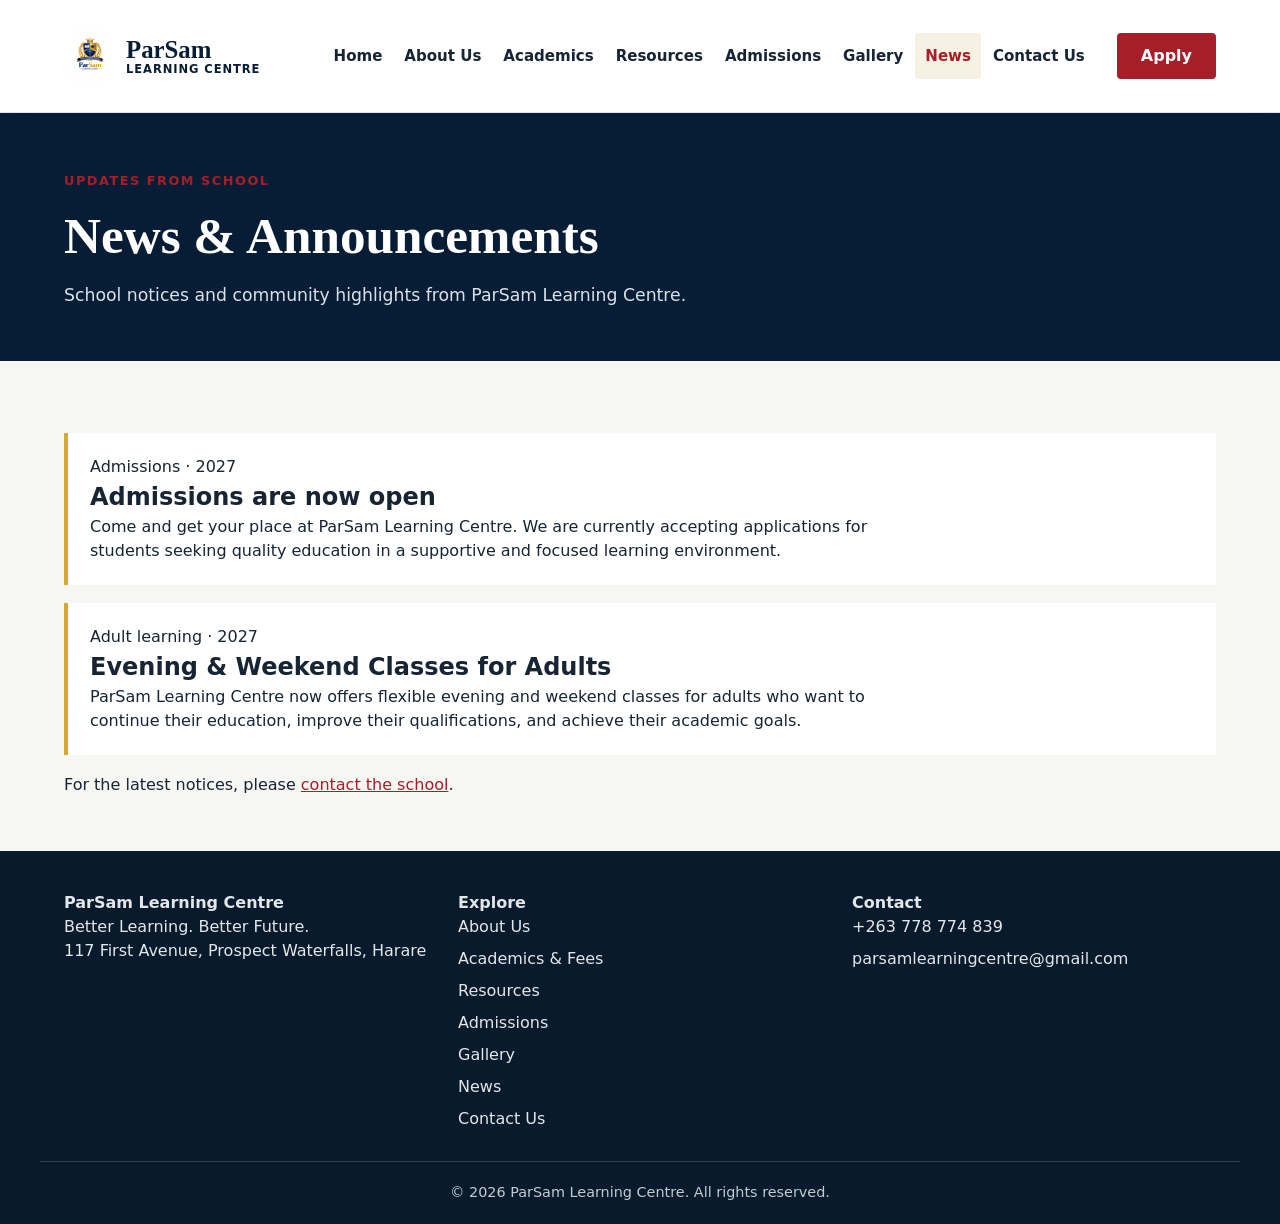
<file: news.html>
<!DOCTYPE html>
<html lang="en">
<head>
  <meta charset="UTF-8">
  <meta name="viewport" content="width=device-width, initial-scale=1.0">
  <meta name="description" content="News and announcements from ParSam Learning Centre in Harare.">
  <title>News | ParSam Learning Centre</title>
  <link rel="icon" href="parsamlogo.jpg" type="image/jpeg">
  <link rel="stylesheet" href="https://cdnjs.cloudflare.com/ajax/libs/font-awesome/6.0.0-beta3/css/all.min.css">
  <link rel="stylesheet" href="style.css">
  <script src="script.js" defer></script>
</head>
<body>
  <a class="skip-link" href="#main-content">Skip to main content</a>
  <header class="site-header"><div class="container header-row">
    <a class="brand" href="parsam.html" aria-label="ParSam Learning Centre home"><img src="parsamlogo.jpg" alt="ParSam Learning Centre crest"><span><strong>ParSam</strong><small>Learning Centre</small></span></a>
    <button class="mobile-menu-btn" id="mobileBtn" type="button" aria-label="Open navigation menu" aria-controls="navMenu" aria-expanded="false"><i class="fas fa-bars" aria-hidden="true"></i></button>
    <nav class="site-nav" aria-label="Main navigation"><ul class="nav-links" id="navMenu"><li><a href="parsam.html">Home</a></li><li><a href="about.html">About Us</a></li><li><a href="academics.html">Academics</a></li><li><a href="resources.html">Resources</a></li><li><a href="admissions.html">Admissions</a></li><li><a href="gallery.html">Gallery</a></li><li><a href="news.html" aria-current="page">News</a></li><li><a href="contact.html">Contact Us</a></li></ul></nav>
    <a class="header-apply" href="admissions.html">Apply</a>
  </div></header>
  <main id="main-content" tabindex="-1">
    <section class="page-banner"><div class="container"><p class="eyebrow">Updates from school</p><h1>News & Announcements</h1><p>School notices and community highlights from ParSam Learning Centre.</p></div></section>
    <section class="content-section"><div class="container">
      <article class="news-item"><p class="eyebrow">Admissions · 2027</p><h2>Admissions are now open</h2><p>Come and get your place at ParSam Learning Centre. We are currently accepting applications for students seeking quality education in a supportive and focused learning environment.</p></article>
      <article class="news-item"><p class="eyebrow">Adult learning · 2027</p><h2>Evening &amp; Weekend Classes for Adults</h2><p>ParSam Learning Centre now offers flexible evening and weekend classes for adults who want to continue their education, improve their qualifications, and achieve their academic goals.</p></article>
      <p>For the latest notices, please <a href="contact.html">contact the school</a>.</p>
    </div></section>
  </main>
  <footer><div class="container footer-grid"><div><h4>ParSam Learning Centre</h4><p>Better Learning. Better Future.</p><p>117 First Avenue, Prospect Waterfalls, Harare</p></div><div><h4>Explore</h4><div class="footer-links"><a href="about.html">About Us</a><a href="academics.html">Academics &amp; Fees</a><a href="resources.html">Resources</a><a href="admissions.html">Admissions</a><a href="gallery.html">Gallery</a><a href="news.html">News</a><a href="contact.html">Contact Us</a></div></div><div><h4>Contact</h4><div class="footer-links"><a href="tel:+263778774839">+263 778 774 839</a><a href="mailto:parsamlearningcentre@gmail.com">parsamlearningcentre@gmail.com</a></div></div></div><div class="footer-bottom container"><p>© 2026 ParSam Learning Centre. All rights reserved.</p></div></footer>
</body>
</html>
</file>
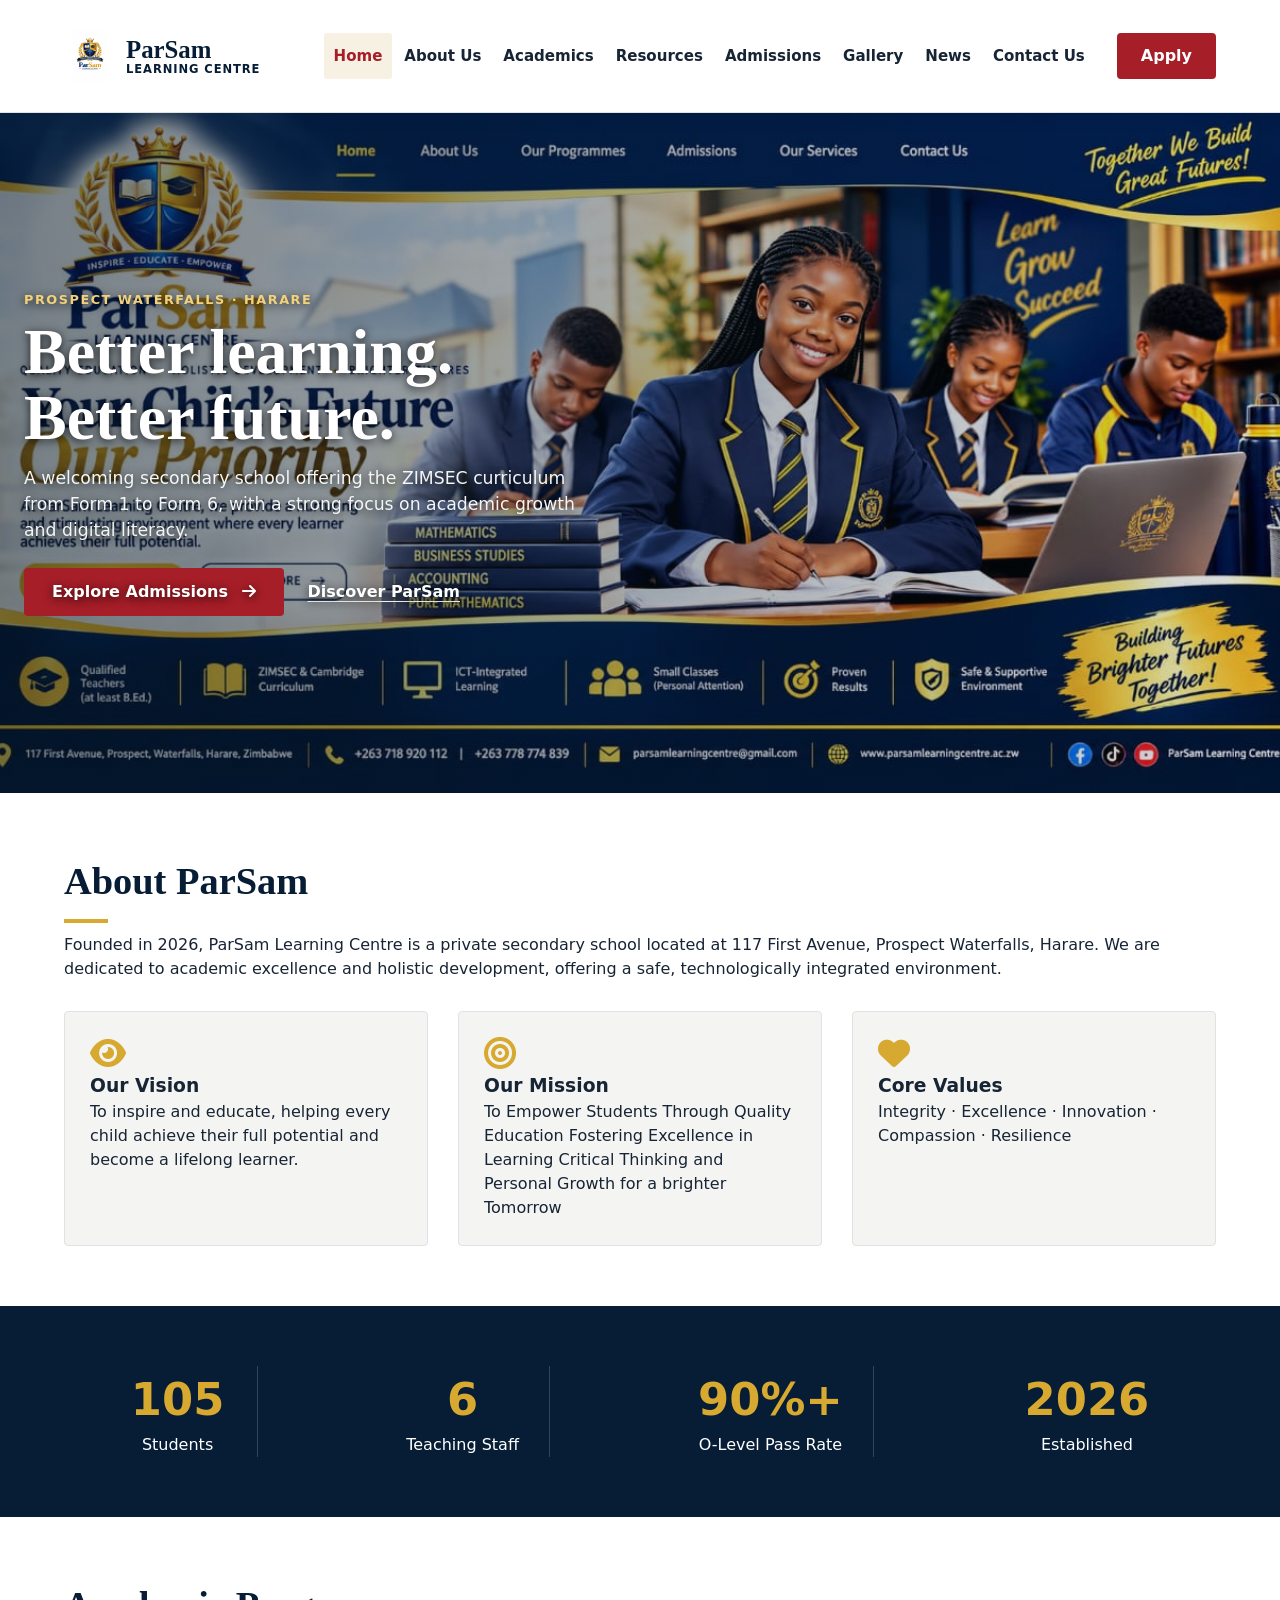
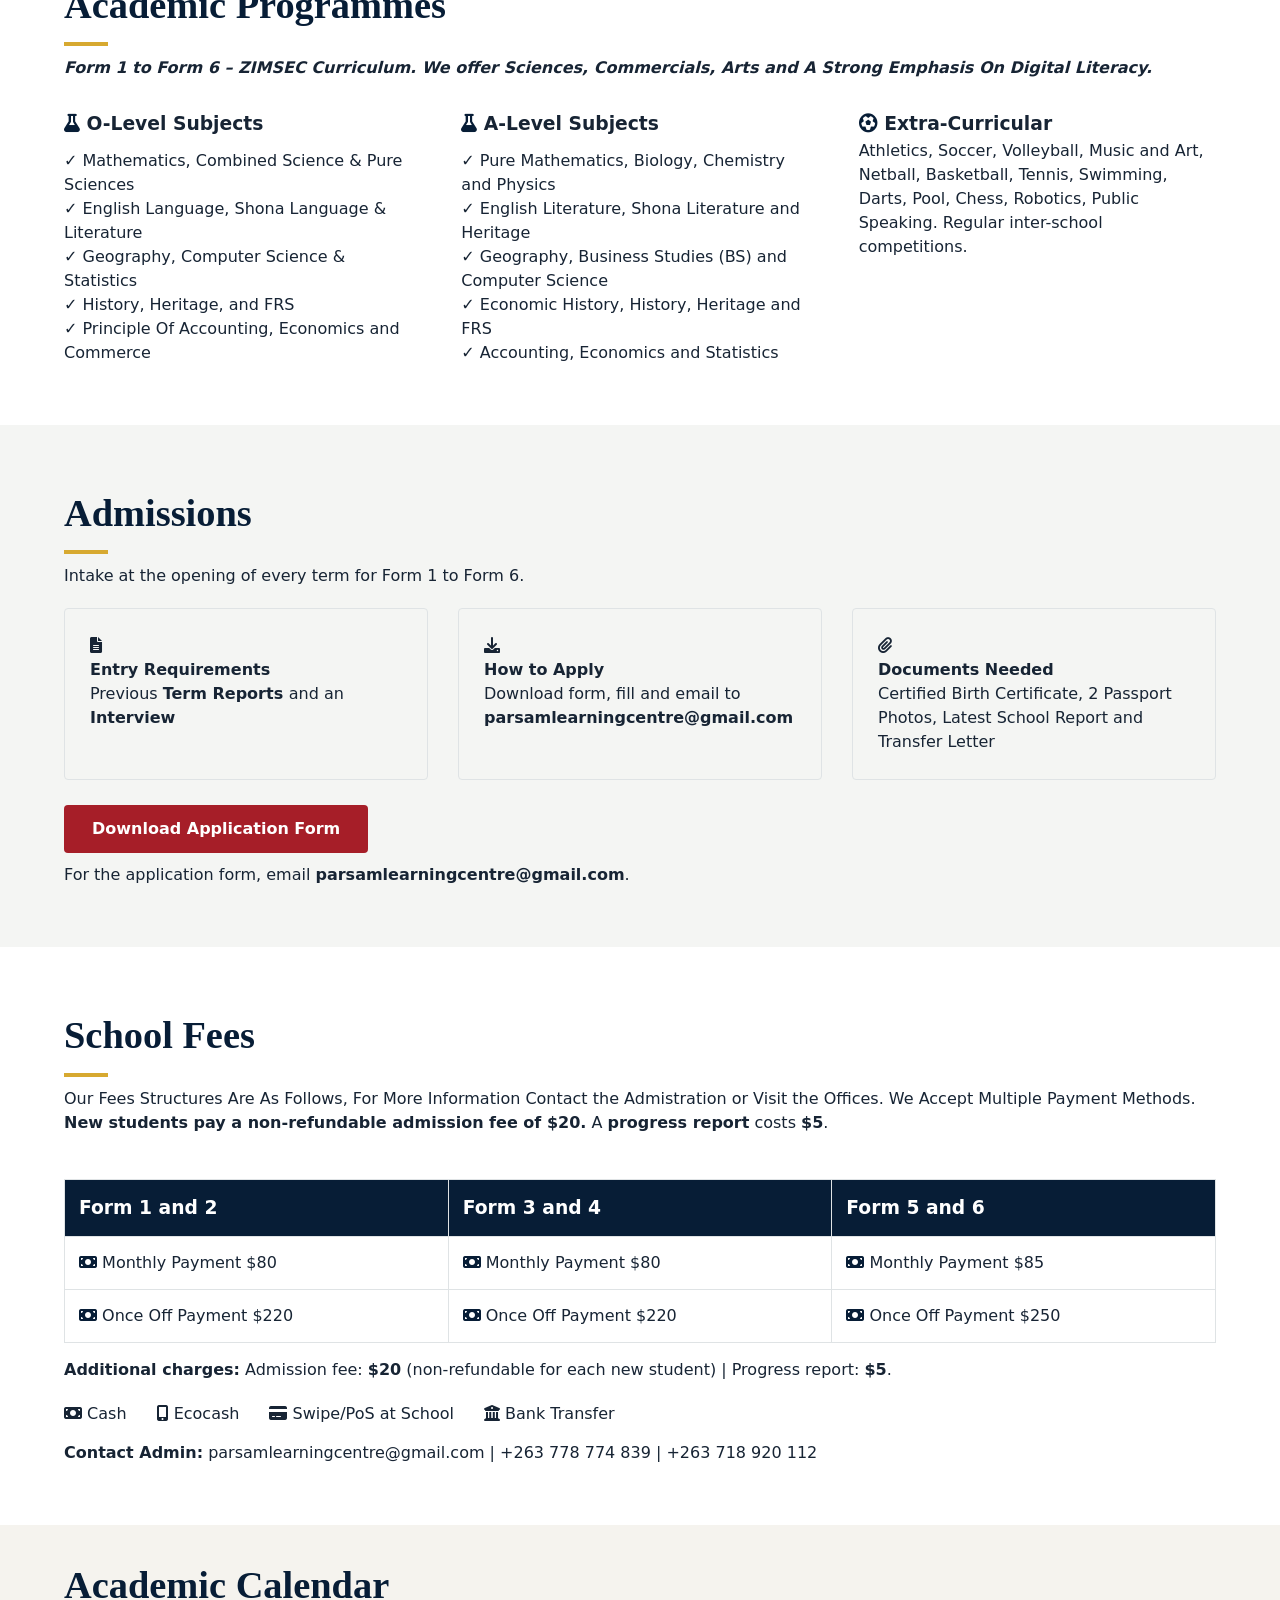
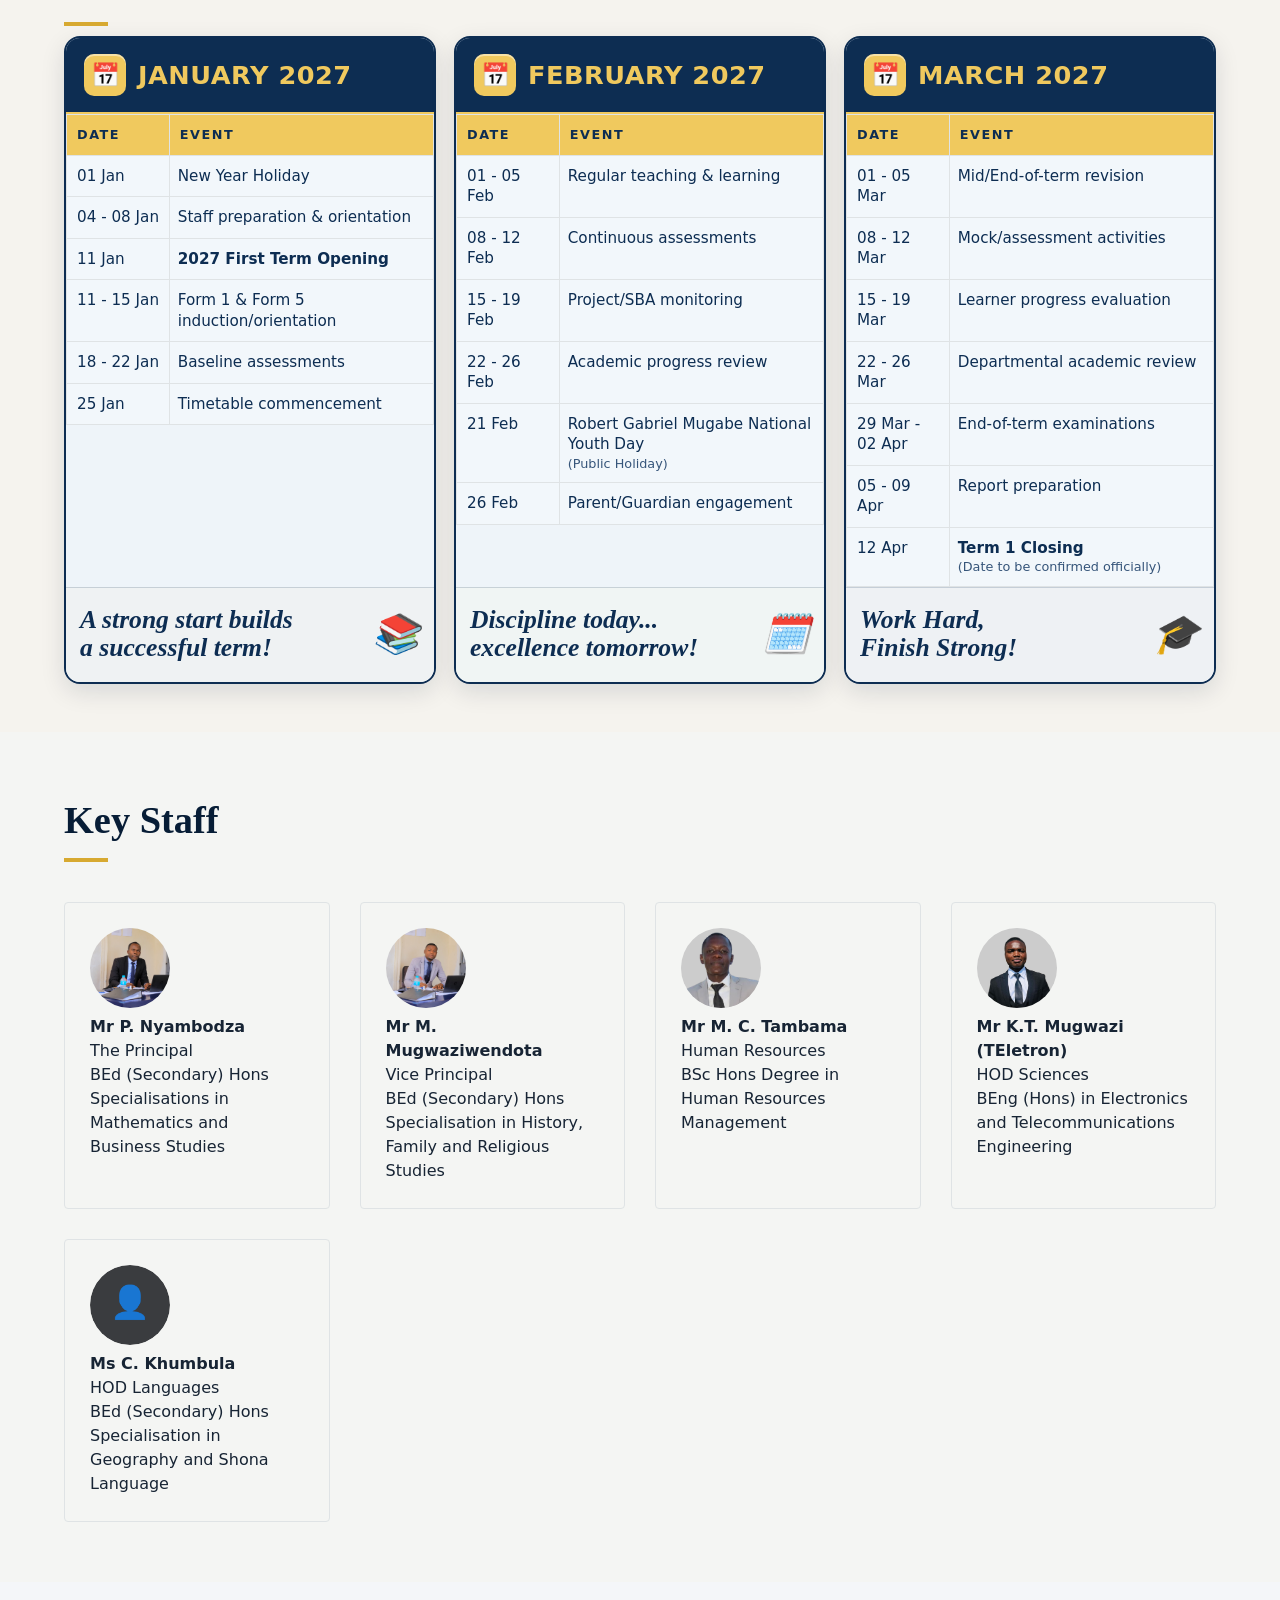
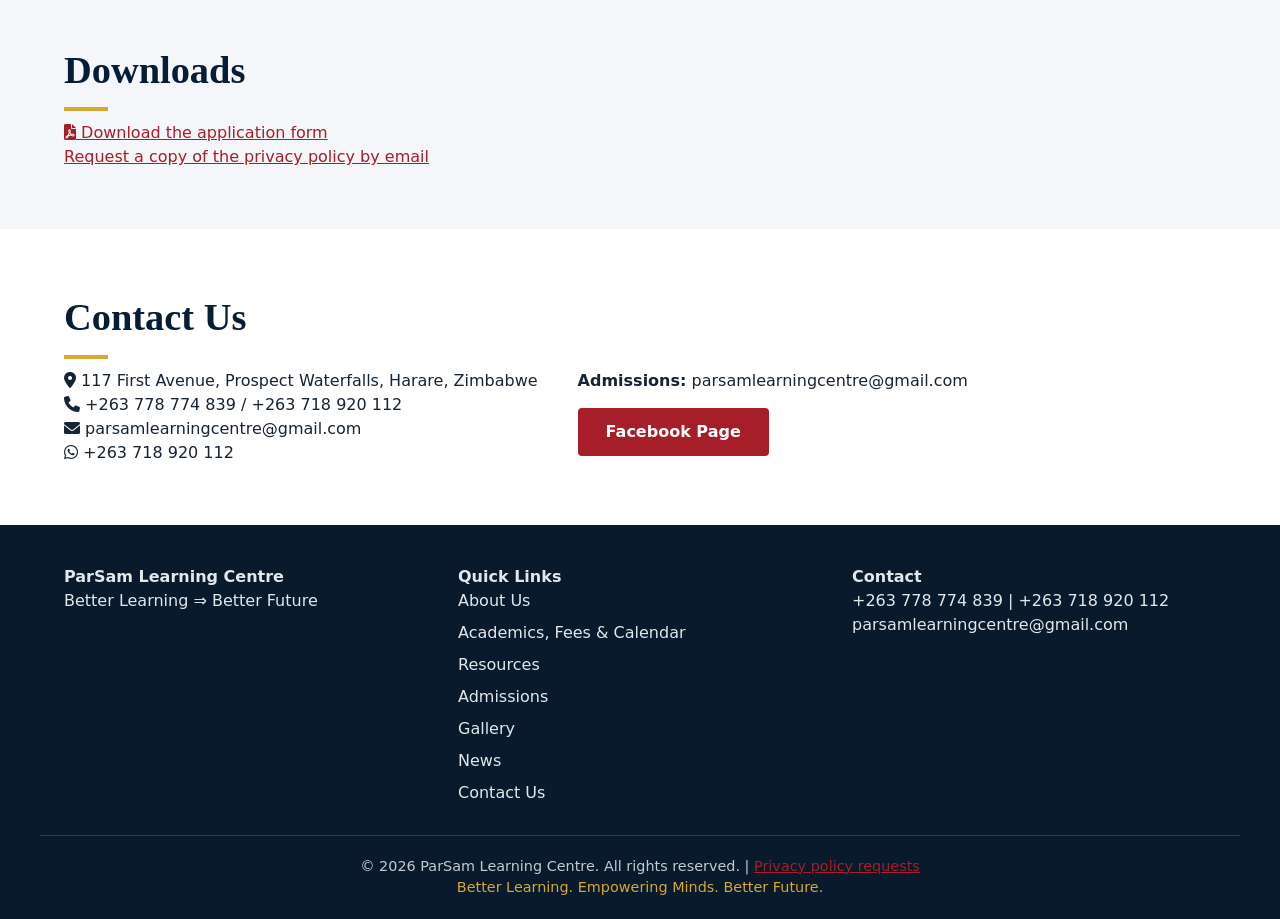
<file: parsam.html>
<!DOCTYPE html>
<html lang="en">
<head>
  <meta charset="UTF-8">
  <meta name="viewport" content="width=device-width, initial-scale=1.0">
  <title>ParSam Learning Centre | Better Learning, Better Future</title>
  <meta name="description" content="Discover ParSam Learning Centre in Prospect Waterfalls, Harare. Explore our ZIMSEC programmes, admissions, school life and contact details.">
  <link rel="icon" type="image/jpeg" href="parsamlogo.jpg" />
  <!-- Font Awesome 6 for icons -->
  <link rel="stylesheet" href="https://cdnjs.cloudflare.com/ajax/libs/font-awesome/6.0.0-beta3/css/all.min.css">
  <link rel="stylesheet" href="style.css">
</head>
<body>
  <a class="skip-link" href="#main-content">Skip to main content</a>
  <header class="site-header" id="top">
    <div class="container header-row">
      <a class="brand" href="parsam.html" aria-label="ParSam Learning Centre home">
        <img src="parsamlogo.jpg" alt="ParSam Learning Centre crest">
        <span><strong>ParSam</strong><small>Learning Centre</small></span>
      </a>
      <button class="mobile-menu-btn" id="mobileBtn" type="button" aria-label="Open navigation menu" aria-controls="navMenu" aria-expanded="false"><i class="fas fa-bars" aria-hidden="true"></i></button>
      <nav class="site-nav" aria-label="Main navigation">
        <ul class="nav-links" id="navMenu">
          <li><a href="parsam.html" aria-current="page">Home</a></li>
          <li><a href="about.html">About Us</a></li>
          <li><a href="academics.html">Academics</a></li>
          <li><a href="resources.html">Resources</a></li>
          <li><a href="admissions.html">Admissions</a></li>
          <li><a href="gallery.html">Gallery</a></li>
          <li><a href="news.html">News</a></li>
          <li><a href="contact.html">Contact Us</a></li>
        </ul>
      </nav>
      <a class="header-apply" href="admissions.html">Apply</a>
    </div>
  </header>

  <main id="main-content" tabindex="-1">
  <section class="hero">
    <div class="container">
      <div class="hero-copy">
        <p class="eyebrow">Prospect Waterfalls · Harare</p>
        <h1>Better learning.<br>Better future.</h1>
        <p>A welcoming secondary school offering the ZIMSEC curriculum from Form 1 to Form 6, with a strong focus on academic growth and digital literacy.</p>
        <div class="hero-actions">
          <a href="admissions.html" class="btn">Explore Admissions <i class="fas fa-arrow-right" aria-hidden="true"></i></a>
          <a href="about.html" class="text-link">Discover ParSam</a>
        </div>
      </div>
    </div>
  </section>

  <!-- About Section -->
  <section id="about">
    <div class="container">
      <h2 class="section-title">About ParSam</h2>
      <p class="about-desc">Founded in 2026, ParSam Learning Centre is a private secondary school located at 117 First Avenue, Prospect Waterfalls, Harare. We are dedicated to academic excellence and holistic development, offering a safe, technologically integrated environment.</p>
      <div class="grid-3">
        <div class="card">
          <i class="fas fa-eye" style="color: var(--gold); font-size: 2rem;"></i>
          <h3>Our Vision</h3>
          <p>To inspire and educate, helping every child achieve their full potential and become a lifelong learner.</p>
        </div>
        <div class="card">
          <i class="fas fa-bullseye" style="color: var(--gold); font-size: 2rem;"></i>
          <h3>Our Mission</h3>
          <p>To Empower Students Through Quality Education Fostering Excellence in Learning Critical Thinking and Personal Growth for a brighter Tomorrow</p>
        </div>
        <div class="card">
          <i class="fas fa-heart" style="color: var(--gold); font-size: 2rem;"></i>
          <h3>Core Values</h3>
          <p>Integrity · Excellence · Innovation · Compassion · Resilience</p>
        </div>
      </div>
    </div>
  </section>

  <!-- Stats -->
  <section class="stats">
    <div class="container stats-grid">
      <div><span class="stat-number">105</span><br>Students</div>
      <div><span class="stat-number">6</span><br>Teaching Staff</div>
      <div><span class="stat-number">90%+</span><br>O-Level Pass Rate</div>
      <div><span class="stat-number">2026</span><br>Established</div>
    </div>
  </section>

  <!-- Academics & Activities -->
  <section id="academics">
    <div class="container">
      <h2 class="section-title">Academic Programmes</h2>
      <h4> <i><strong>Form 1 to Form 6 – ZIMSEC Curriculum. We offer Sciences, Commercials, Arts and A Strong Emphasis On Digital Literacy. </strong></i></h4>
      <div style="margin-top: 30px; display: flex; flex-wrap: wrap; gap: 40px;">
        <div style="flex:1;">
          <h3><i class="fas fa-flask" style="color: var(--navy);"></i> O-Level Subjects</h3>
          <ul style="list-style: none; margin-top: 10px;">
            <li>✓ Mathematics, Combined Science & Pure Sciences</li>
            <li>✓ English Language, Shona Language & Literature</li>
            <li>✓ Geography, Computer Science & Statistics </li>
            <li>✓ History, Heritage, and FRS</li>
            <li>✓ Principle Of Accounting, Economics and Commerce</li>
          </ul>
        </div>
         <div style="flex:1;">
          <h3><i class="fas fa-flask" style="color: var(--navy);"></i> A-Level Subjects</h3>
          <ul style="list-style: none; margin-top: 10px;">
            <li>✓ Pure Mathematics, Biology, Chemistry and Physics</li>
            <li>✓ English Literature, Shona Literature and Heritage</li>
            <li>✓ Geography, Business Studies (BS) and Computer Science </li>
            <li>✓ Economic History, History, Heritage and FRS</li>
            <li>✓ Accounting, Economics and Statistics </li>
          </ul>
        </div>
        <div style="flex:1;">
          <h3><i class="fas fa-futbol" style="color: var(--navy);"></i> Extra-Curricular</h3>
          <p>Athletics, Soccer, Volleyball, Music and Art, Netball, Basketball, Tennis, Swimming, Darts, Pool, Chess, Robotics, Public Speaking. Regular inter-school competitions.</p>
        </div>
      </div>
    </div>
  </section>

  <!-- Admissions -->
  <section id="admissions" style="background: var(--light-gray);">
    <div class="container">
      <h2 class="section-title">Admissions</h2>
      <p>Intake at the opening of every term for Form 1 to Form 6.</p>
      <div class="grid-3" style="margin-top: 20px;">
        <div class="card">
          <i class="fas fa-file-alt"></i>
          <h4>Entry Requirements</h4>
          <p>Previous <b>Term Reports </b> and an <b>Interview</b></p>
        </div>
        <div class="card">
          <i class="fas fa-download"></i>
          <h4>How to Apply</h4>
          <p>Download form, fill and email to <strong> parsamlearningcentre@gmail.com</strong></p>
        </div>
        <div class="card">
          <i class="fas fa-paperclip"></i>
          <h4>Documents Needed</h4>
          <p>Certified Birth Certificate, 2 Passport Photos, Latest School Report and Transfer Letter</p>
        </div>
      </div>
      <a href="ParSam_Student_Application_Form_Fillable.pdf" class="btn" style="margin-top: 25px;" download aria-label="Download the ParSam student application form">Download Application Form</a>
      <p style="margin-top: 10px;">For the application form, email <b>parsamlearningcentre@gmail.com</b>.</p>
    </div>
  </section>


  <!-- Fees -->
  <section id="fees">
    <div class="container">
      <h2 class="section-title">School Fees</h2>
      <p>Our Fees Structures Are As Follows, For More Information Contact the Admistration or Visit the Offices. We Accept Multiple Payment Methods. <strong>New students pay a non-refundable admission fee of $20.</strong> A <strong>progress report</strong> costs <strong>$5</strong>.</p>
      <br>
      <div class="responsive-table">
      <table>
        <tr>
          <th><h3>Form 1 and 2 </h3></th>
          <th><h3>Form 3 and 4</h3></th>
          <th><h3>Form 5 and 6</h3></th>
        </tr>

        <tr>
          <td><i class="fas fa-money-bill" style="color: var(--navy);"></i> Monthly Payment $80</td>
          <td><i class="fas fa-money-bill" style="color: var(--navy);"></i> Monthly Payment $80</td>
          <td><i class="fas fa-money-bill" style="color: var(--navy);"></i> Monthly Payment $85</td>
         </tr>

        <tr>
          <td><i class="fas fa-money-bill" style="color: var(--navy);"></i> Once Off Payment $220</td>
          <td><i class="fas fa-money-bill" style="color: var(--navy);"></i> Once Off Payment  $220</td>
          <td><i class="fas fa-money-bill" style="color: var(--navy);"></i> Once Off Payment  $250</td>
         </tr>
        </table>
        </div>
      <p style="margin-top: 15px;"><strong>Additional charges:</strong> Admission fee: <strong>$20</strong> (non-refundable for each new student) | Progress report: <strong>$5</strong>.</p>
      <div style="display: flex; gap: 30px; flex-wrap: wrap; margin-top: 20px;">
        <div> <i class="fas fa-money-bill"></i> Cash</div>
        <div><i class="fas fa-mobile-alt"></i> Ecocash</div>
        <div><i class="fas fa-credit-card"></i> Swipe/PoS at School</div>
        <div><i class="fas fa-university"></i> Bank Transfer</div>
      </div>
      <p style="margin-top: 15px;"><strong>Contact Admin:</strong> parsamlearningcentre@gmail.com | +263 778 774 839 | +263 718 920 112</p>
    </div>
  </section>

  <!-- Calendar & Term Dates -->
  <section id="calendar" class="term-calendar">
    <div class="container">
      <h2 class="section-title">Academic Calendar</h2>
      <div class="term-cards">
        <article class="term-month">
          <div class="term-header">
            <span class="term-icon">📅</span>
            <h3>JANUARY 2027</h3>
          </div>
          <div class="term-body">
            <table class="term-table">
              <thead>
                <tr>
                  <th>DATE</th>
                  <th>EVENT</th>
                </tr>
              </thead>
              <tbody>
                <tr><td>01 Jan</td><td>New Year Holiday</td></tr>
                <tr><td>04 - 08 Jan</td><td>Staff preparation &amp; orientation</td></tr>
                <tr><td>11 Jan</td><td><strong>2027 First Term Opening</strong></td></tr>
                <tr><td>11 - 15 Jan</td><td>Form 1 &amp; Form 5 induction/orientation</td></tr>
                <tr><td>18 - 22 Jan</td><td>Baseline assessments</td></tr>
                <tr><td>25 Jan</td><td>Timetable commencement</td></tr>
              </tbody>
            </table>
          </div>
          <div class="term-footer">
            <span class="quote-text">A strong start builds<br>a successful term!</span>
            <span class="term-illustration">📚</span>
          </div>
        </article>

        <article class="term-month">
          <div class="term-header">
            <span class="term-icon">📅</span>
            <h3>FEBRUARY 2027</h3>
          </div>
          <div class="term-body">
            <table class="term-table">
              <thead>
                <tr>
                  <th>DATE</th>
                  <th>EVENT</th>
                </tr>
              </thead>
              <tbody>
                <tr><td>01 - 05 Feb</td><td>Regular teaching &amp; learning</td></tr>
                <tr><td>08 - 12 Feb</td><td>Continuous assessments</td></tr>
                <tr><td>15 - 19 Feb</td><td>Project/SBA monitoring</td></tr>
                <tr><td>22 - 26 Feb</td><td>Academic progress review</td></tr>
                <tr><td>21 Feb</td><td>Robert Gabriel Mugabe National Youth Day<br><span class="holiday-note">(Public Holiday)</span></td></tr>
                <tr><td>26 Feb</td><td>Parent/Guardian engagement</td></tr>
              </tbody>
            </table>
          </div>
          <div class="term-footer alternate">
            <span class="quote-text">Discipline today...<br>excellence tomorrow!</span>
            <span class="term-illustration">🗓️</span>
          </div>
        </article>

        <article class="term-month">
          <div class="term-header">
            <span class="term-icon">📅</span>
            <h3>MARCH 2027</h3>
          </div>
          <div class="term-body">
            <table class="term-table">
              <thead>
                <tr>
                  <th>DATE</th>
                  <th>EVENT</th>
                </tr>
              </thead>
              <tbody>
                <tr><td>01 - 05 Mar</td><td>Mid/End-of-term revision</td></tr>
                <tr><td>08 - 12 Mar</td><td>Mock/assessment activities</td></tr>
                <tr><td>15 - 19 Mar</td><td>Learner progress evaluation</td></tr>
                <tr><td>22 - 26 Mar</td><td>Departmental academic review</td></tr>
                <tr><td>29 Mar - 02 Apr</td><td>End-of-term examinations</td></tr>
                <tr><td>05 - 09 Apr</td><td>Report preparation</td></tr>
                <tr><td>12 Apr</td><td><strong>Term 1 Closing</strong><br><span class="holiday-note">(Date to be confirmed officially)</span></td></tr>
              </tbody>
            </table>
          </div>
          <div class="term-footer end">
            <span class="quote-text">Work Hard,<br>Finish Strong!</span>
            <span class="term-illustration">🎓</span>
          </div>
        </article>
      </div>
    </div>
  </section>

  <!-- Staff Directory -->
  <section id="staff" style="background: var(--light-gray);">
    <div class="container">
      <h2 class="section-title">Key Staff</h2>
      <div class="grid-3">
        <div class="card staff-card">
          <img src="nyambodza.jpg" alt="Principal">
          <h4>Mr P. Nyambodza</h4>
          <p>The Principal</p>
          <p>BEd (Secondary) Hons Specialisations in Mathematics and Business Studies</p>
        </div>

        <div class="card staff-card">
          <img src="mugwaziwendota.jpg" alt="Vice-Principal">
          <h4>Mr M. Mugwaziwendota</h4>
          <p>Vice Principal</p>
          <p>BEd (Secondary) Hons Specialisation in History, Family and Religious Studies</p>

        </div>
        <div class="card staff-card">
          <img src="tambama.png" alt="Human-Resources">
          <h4>Mr M. C. Tambama</h4>
          <p>Human Resources</p>
          <p>BSc Hons Degree in Human Resources Management</p>
        </div>
        <div class="card staff-card">
          <img src="TEletron.png" alt="HOD-Sciences">
          <h4>Mr K.T. Mugwazi (TEletron)</h4>
          <p>HOD Sciences</p>
          <p>BEng (Hons) in Electronics and Telecommunications Engineering </p>
        </div>
        <div class="card staff-card">
          <img src="data:image/svg+xml,%3Csvg xmlns='http://www.w3.org/2000/svg' width='80' height='80' viewBox='0 0 100 100'%3E%3Ccircle fill='%233a3c3f' cx='50' cy='50' r='50'/%3E%3Ctext fill='white' x='50' y='60' font-size='40' text-anchor='middle'%3E👤%3C/text%3E%3C/svg%3E" alt="HOD">
          <h4>Ms C. Khumbula</h4>
          <p>HOD Languages</p>
          <p>BEd (Secondary) Hons Specialisation in Geography and Shona Language</p>
        </div>
      </div>
    </div>
  </section>

  <!-- Downloads & Privacy -->
  <section id="downloads" style="background: #f4f6f9;">
    <div class="container">
      <h2 class="section-title">Downloads</h2>
      <p><a href="ParSam_Student_Application_Form_Fillable.pdf" download><i class="fas fa-file-pdf" aria-hidden="true"></i> Download the application form</a></p>
      <p><a href="mailto:parsamlearningcentre@gmail.com?subject=Privacy%20Policy%20Request">Request a copy of the privacy policy by email</a></p>
    </div>
  </section>


  <!-- Contact -->
  <section id="contact">
    <div class="container">
      <h2 class="section-title">Contact Us</h2>
      <div style="display: flex; flex-wrap: wrap; gap: 40px;">
        <div>
          <p><i class="fas fa-map-marker-alt"></i> 117 First Avenue, Prospect Waterfalls, Harare, Zimbabwe</p>
          <p><i class="fas fa-phone"></i> +263 778 774 839 / +263 718 920 112</p>
          <p><i class="fas fa-envelope"></i> parsamlearningcentre@gmail.com </p>
          <p><i class="fab fa-whatsapp"></i> +263 718 920 112</p>
        </div>
        <div>
          <p><strong>Admissions:</strong> parsamlearningcentre@gmail.com</p>
          <div style="margin-top: 15px;">
            <a href="https://www.facebook.com/profile.php?id=61563652422695" target="_blank" rel="noopener noreferrer" class="btn">Facebook Page</a>
          </div>
        </div>
      </div>
    </div>
  </section>

  </main>

  <footer>
    <div class="container footer-grid">
      <div>
        <h4>ParSam Learning Centre</h4>
        <p>Better Learning ⇒ Better Future</p>
      </div>
      <div>
        <h4>Quick Links</h4>
        <div class="footer-links">
          <a href="about.html">About Us</a>
          <a href="academics.html">Academics, Fees &amp; Calendar</a>
          <a href="resources.html">Resources</a>
          <a href="admissions.html">Admissions</a>
          <a href="gallery.html">Gallery</a>
          <a href="news.html">News</a>
          <a href="contact.html">Contact Us</a>
        </div>
      </div>
      <div>
        <h4>Contact</h4>
        <p>+263 778 774 839 | +263 718 920 112<br> parsamlearningcentre@gmail.com</p>
      </div>
    </div>
    <div class="footer-bottom container">
      <p>© 2026 ParSam Learning Centre. All rights reserved. | <a href="mailto:parsamlearningcentre@gmail.com?subject=Privacy%20Policy%20Request">Privacy policy requests</a></p>
      <p style="color: var(--gold);">Better Learning. Empowering Minds. Better Future.</p>
    </div>
  </footer>

  <script src="script.js" defer></script>
</body>
</html>
</file>
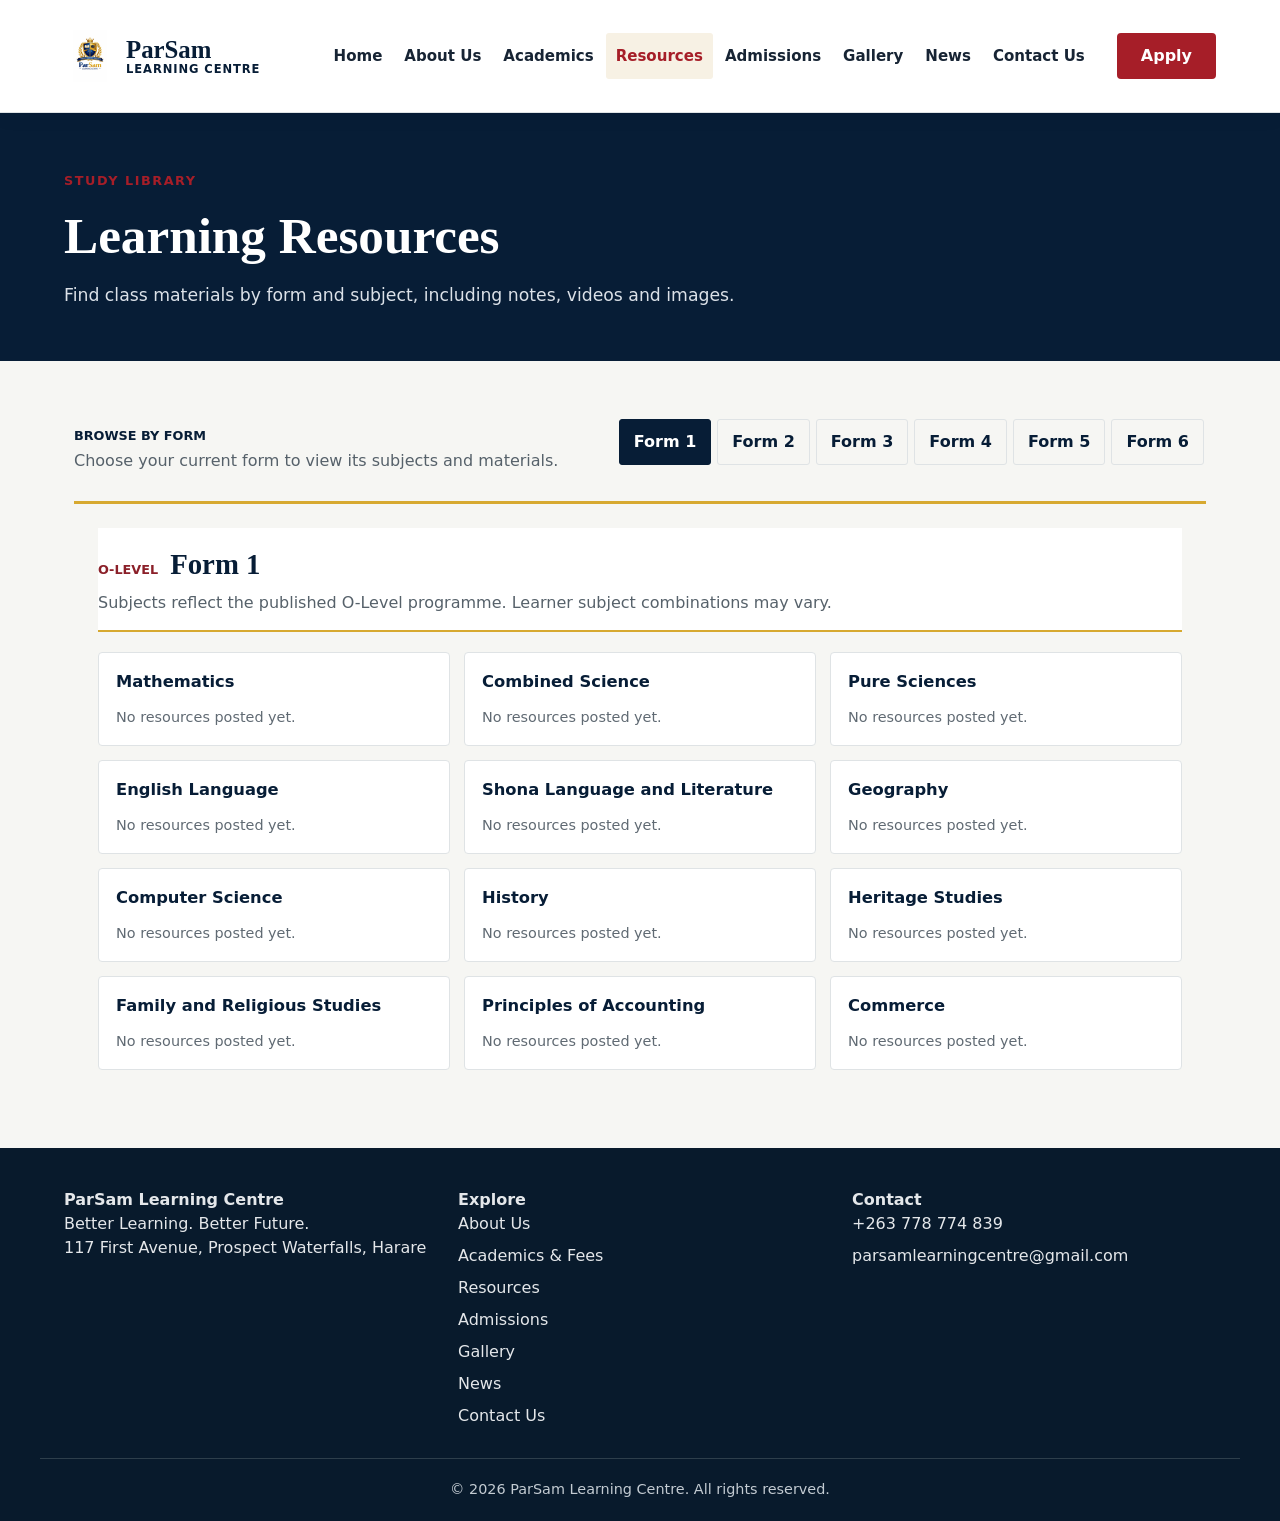
<file: resources.html>
<!DOCTYPE html>
<html lang="en">
<head>
  <meta charset="UTF-8">
  <meta name="viewport" content="width=device-width, initial-scale=1.0">
  <meta name="description" content="Browse ParSam Learning Centre learning resources by form and subject.">
  <title>Learning Resources | ParSam Learning Centre</title>
  <link rel="icon" href="parsamlogo.jpg" type="image/jpeg">
  <link rel="stylesheet" href="https://cdnjs.cloudflare.com/ajax/libs/font-awesome/6.0.0-beta3/css/all.min.css">
  <link rel="stylesheet" href="style.css">
  <script src="resources.js" defer></script>
  <script src="script.js" defer></script>
</head>
<body>
  <a class="skip-link" href="#main-content">Skip to main content</a>
  <header class="site-header"><div class="container header-row">
    <a class="brand" href="parsam.html" aria-label="ParSam Learning Centre home"><img src="parsamlogo.jpg" alt="ParSam Learning Centre crest"><span><strong>ParSam</strong><small>Learning Centre</small></span></a>
    <button class="mobile-menu-btn" id="mobileBtn" type="button" aria-label="Open navigation menu" aria-controls="navMenu" aria-expanded="false"><i class="fas fa-bars" aria-hidden="true"></i></button>
    <nav class="site-nav" aria-label="Main navigation"><ul class="nav-links" id="navMenu"><li><a href="parsam.html">Home</a></li><li><a href="about.html">About Us</a></li><li><a href="academics.html">Academics</a></li><li><a href="resources.html" aria-current="page">Resources</a></li><li><a href="admissions.html">Admissions</a></li><li><a href="gallery.html">Gallery</a></li><li><a href="news.html">News</a></li><li><a href="contact.html">Contact Us</a></li></ul></nav>
    <a class="header-apply" href="admissions.html">Apply</a>
  </div></header>
  <main id="main-content" tabindex="-1">
    <section class="page-banner"><div class="container"><p class="eyebrow">Study library</p><h1>Learning Resources</h1><p>Find class materials by form and subject, including notes, videos and images.</p></div></section>
    <section class="content-section resources-content" aria-labelledby="resources-heading">
      <div class="container resources-container">
        <div class="resources-toolbar">
          <div><p class="eyebrow">Browse by form</p><p id="resources-heading">Choose your current form to view its subjects and materials.</p></div>
          <div class="resource-tabs" role="tablist" aria-label="Select form">
            <button class="resource-tab" id="form-1-tab" type="button" role="tab" aria-selected="true" aria-controls="resource-panel" data-form="1">Form 1</button>
            <button class="resource-tab" id="form-2-tab" type="button" role="tab" aria-selected="false" aria-controls="resource-panel" tabindex="-1" data-form="2">Form 2</button>
            <button class="resource-tab" id="form-3-tab" type="button" role="tab" aria-selected="false" aria-controls="resource-panel" tabindex="-1" data-form="3">Form 3</button>
            <button class="resource-tab" id="form-4-tab" type="button" role="tab" aria-selected="false" aria-controls="resource-panel" tabindex="-1" data-form="4">Form 4</button>
            <button class="resource-tab" id="form-5-tab" type="button" role="tab" aria-selected="false" aria-controls="resource-panel" tabindex="-1" data-form="5">Form 5</button>
            <button class="resource-tab" id="form-6-tab" type="button" role="tab" aria-selected="false" aria-controls="resource-panel" tabindex="-1" data-form="6">Form 6</button>
          </div>
        </div>
        <section class="resource-panel" id="resource-panel" role="tabpanel" aria-labelledby="form-1-tab" tabindex="0">
          <header class="resource-panel-header">
            <span class="resource-level" id="resource-level">O-Level</span>
            <h2 id="resource-form-heading">Form 1</h2>
            <p id="resource-subject-note">Subjects reflect the published O-Level programme. Learner subject combinations may vary.</p>
          </header>
          <div class="resource-subjects" id="resource-subjects"></div>
        </section>

        <!--<div class="info-panel" style="margin-top: 22px;">
          <h3>How to upload PDFs</h3>
          <p>This website is a static site, so PDFs are not uploaded through a browser form. To add a file:</p>
          <ol>
            <li>Save the PDF in the same project folder as the website files.</li>
            <li>Open <strong>resources.js</strong>.</li>
            <li>Add the file in the <strong>resourceFiles</strong> list with the form number, subject, title and file name.</li>
            <li>Refresh the page and the document will appear under the correct subject.</li>
          </ol>
          <p>Example format: <strong>{ form: 1, subject: 'Mathematics', kind: 'PDF', title: 'Form 1 Mathematics Notes', href: 'mathematics-form1.pdf' }</strong></p>
        </div> -->
      </div>
    </section>
  </main>
  <footer><div class="container footer-grid"><div><h4>ParSam Learning Centre</h4><p>Better Learning. Better Future.</p><p>117 First Avenue, Prospect Waterfalls, Harare</p></div><div><h4>Explore</h4><div class="footer-links"><a href="about.html">About Us</a><a href="academics.html">Academics &amp; Fees</a><a href="resources.html">Resources</a><a href="admissions.html">Admissions</a><a href="gallery.html">Gallery</a><a href="news.html">News</a><a href="contact.html">Contact Us</a></div></div><div><h4>Contact</h4><div class="footer-links"><a href="tel:+263778774839">+263 778 774 839</a><a href="mailto:parsamlearningcentre@gmail.com">parsamlearningcentre@gmail.com</a></div></div></div><div class="footer-bottom container"><p>© 2026 ParSam Learning Centre. All rights reserved.</p></div></footer>
</body>
</html>
</file>
<file: style.css>
* {
  margin: 0;
  padding: 0;
  box-sizing: border-box;
}

body {
  font-family: 'Segoe UI', Roboto, 'Helvetica Neue', system-ui, sans-serif;
  background-color: #ffffff;
  color: #1e2b3c;
  line-height: 1.5;
}

/* Color palette */
:root {
  --navy: #0a2f44;
  --gold: #c9a03a;
  --charcoal: #3a3c3f;
  --white: #ffffff;
  --light-gray: #f4f6f9;
  --soft-border: #e0e4e8;
}

.container {
  max-width: 1280px;
  margin: 0 auto;
  padding: 0 24px;
}

/* Header & Social pinned */
.top-bar {
  background-color: var(--navy);
  color: white;
  font-size: 0.9rem;
  padding: 8px 0;
  display: flex;
  justify-content: space-between;
  align-items: center;
  flex-wrap: wrap;
}

.top-bar .social-links a {
  color: white;
  margin-left: 15px;
  font-size: 1.2rem;
  transition: color 0.2s;
}

.top-bar .social-links a:hover {
  color: var(--gold);
}

.contact-row {
  display: flex;
  gap: 20px;
  flex-wrap: wrap;
}

.contact-row span {
  display: flex;
  align-items: center;
  gap: 6px;
}

header {
  background: white;
  padding: 15px 0;
  border-bottom: 2px solid var(--gold);
}

.logo-area {
  display: flex;
  align-items: center;
  gap: 15px;
  flex-wrap: wrap;
}

.logo-icon {
  background: var(--navy);
  color: var(--gold);
  width: 60px;
  height: 60px;
  border-radius: 50%;
  display: flex;
  align-items: center;
  justify-content: center;
  font-size: 2rem;
  font-weight: bold;
  border: 2px solid var(--gold);
}

.school-title h1 {
  font-size: 2rem;
  color: var(--navy);
  font-weight: 700;
  letter-spacing: -0.5px;
}

.school-title .motto {
  color: var(--charcoal);
  font-style: italic;
  font-weight: 500;
}

nav {
  background: var(--navy);
  padding: 0;
  position: sticky;
  top: 0;
  z-index: 100;
}

.nav-container {
  display: flex;
  justify-content: space-between;
  align-items: center;
}

.nav-links {
  display: flex;
  list-style: none;
  flex-wrap: wrap;
}

.nav-links li a {
  display: block;
  color: white;
  text-decoration: none;
  padding: 14px 18px;
  font-weight: 500;
  transition: background 0.2s, color 0.2s;
  white-space: nowrap;
}

.nav-links li a:hover {
  background-color: var(--gold);
  color: var(--navy);
}

.nav-links li a.active-section {
  box-shadow: inset 0 -3px 0 var(--gold);
}

.mobile-menu-btn {
  display: none;
  background: none;
  border: none;
  color: white;
  font-size: 2rem;
  cursor: pointer;
  padding: 10px;
}

.hero {
  background: linear-gradient(135deg, #0a2f44 0%, #1c4b6b 100%);
  color: white;
  padding: 60px 0;
  text-align: center;
}

.hero h2 {
  font-size: 2.8rem;
  font-weight: 700;
  margin-bottom: 10px;
  color: var(--gold);
}

.hero p {
  font-size: 1.3rem;
  max-width: 700px;
  margin: 0 auto 20px;
}

.btn {
  background: var(--gold);
  color: var(--navy);
  padding: 12px 28px;
  border-radius: 30px;
  text-decoration: none;
  font-weight: 700;
  display: inline-block;
  transition: 0.2s;
  border: none;
  cursor: pointer;
}

.btn-outline {
  background: transparent;
  border: 2px solid white;
  color: white;
  margin-left: 10px;
}

.btn:hover {
  background: #dbb247;
}

section {
  padding: 60px 0;
  scroll-margin-top: 64px;
}

.section-title {
  font-size: 2.2rem;
  color: var(--navy);
  margin-bottom: 10px;
  position: relative;
  display: inline-block;
}

.section-title:after {
  content: '';
  display: block;
  width: 60px;
  height: 4px;
  background: var(--gold);
  margin-top: 8px;
}

.grid-3 {
  display: grid;
  grid-template-columns: repeat(auto-fit, minmax(250px, 1fr));
  gap: 30px;
  margin-top: 30px;
}

.card {
  background: var(--light-gray);
  padding: 25px;
  border-radius: 12px;
  box-shadow: 0 4px 12px rgba(0,0,0,0.05);
  transition: transform 0.2s;
}

.card:hover {
  transform: translateY(-5px);
}

.values i {
  color: var(--gold);
  font-size: 2rem;
  margin-bottom: 10px;
}

.stats {
  background: var(--navy);
  color: white;
  text-align: center;
}

.stats-grid {
  display: flex;
  justify-content: space-around;
  flex-wrap: wrap;
  gap: 20px;
}

.stat-number {
  font-size: 2.8rem;
  font-weight: 700;
  color: var(--gold);
}

footer {
  background: #0a1e2b;
  color: #ccc;
  padding: 40px 0 20px;
}

.footer-grid {
  display: grid;
  grid-template-columns: repeat(auto-fit, minmax(200px, 1fr));
  gap: 30px;
}

.footer-bottom {
  border-top: 1px solid #2d3e4b;
  margin-top: 30px;
  padding-top: 20px;
  text-align: center;
  font-size: 0.9rem;
}

@media (max-width: 768px) {
  .nav-links {
    display: none;
    flex-direction: column;
    width: 100%;
    background: var(--navy);
  }
  .nav-links.active {
    display: flex;
  }
  .mobile-menu-btn {
    display: block;
  }
  .hero h2 {
    font-size: 2rem;
  }
}

.staff-card img {
  width: 80px;
  height: 80px;
  border-radius: 50%;
  object-fit: cover;
  background: #ccc;
}

  table, th, td {
    border: 1px solid black;
    border-collapse: collapse;
    padding: 8px;
  }

/* Shared multi-page school site */
:root {
  --navy: #071d36;
  --gold: #d7a930;
  --charcoal: #333a43;
  --light-gray: #f4f5f3;
  --soft-border: #dfe3e5;
  --red: #a61e28;
  --ink: #172434;
}

html { scroll-behavior: smooth; }
body { color: var(--ink); }
a { color: var(--red); }
a:focus-visible, button:focus-visible { outline: 3px solid var(--gold); outline-offset: 3px; }
.skip-link { position: fixed; top: -60px; left: 16px; z-index: 200; padding: 10px 14px; background: #fff; color: var(--navy); font-weight: 700; box-shadow: 0 2px 10px rgba(0,0,0,.2); }
.skip-link:focus { top: 12px; }
.container { width: min(1200px, 100%); }

.site-header {
  position: sticky;
  top: 0;
  z-index: 100;
  background: #fff;
  border-bottom: 1px solid var(--soft-border);
  box-shadow: 0 4px 18px rgba(7, 29, 54, .06);
}
.header-row {
  min-height: 82px;
  display: flex;
  align-items: center;
  justify-content: space-between;
  gap: 22px;
}
.brand {
  display: flex;
  align-items: center;
  gap: 10px;
  min-width: 210px;
  color: var(--navy);
  text-decoration: none;
}
.brand img { width: 52px; height: 52px; object-fit: contain; }
.brand span { display: grid; line-height: 1.1; }
.brand strong { font-family: Georgia, 'Times New Roman', serif; font-size: 1.55rem; }
.brand small { font-size: .72rem; font-weight: 700; text-transform: uppercase; letter-spacing: .08em; }
.site-nav { position: static; z-index: auto; margin-left: auto; padding: 0; background: transparent; }
.nav-links { align-items: center; gap: 2px; }
.nav-links li a {
  padding: 12px 10px;
  border-radius: 3px;
  color: var(--ink);
  font-size: .94rem;
  font-weight: 700;
  transition: color .18s ease, background .18s ease;
}
.nav-links li a:hover, .nav-links li a[aria-current="page"] { background: #f7f1e4; color: var(--red); }
.header-apply {
  display: inline-flex;
  justify-content: center;
  align-items: center;
  min-height: 46px;
  padding: 0 22px;
  border: 2px solid var(--red);
  border-radius: 4px;
  background: var(--red);
  color: #fff;
  font-weight: 700;
  text-decoration: none;
  white-space: nowrap;
}
.header-apply:hover { background: #fff; color: var(--red); }
.mobile-menu-btn { color: var(--navy); font-size: 1.45rem; }

.hero { display: flex; align-items: center; min-height: min(680px, calc(100svh - 82px)); padding: 72px 0; background-color: #102638; background-image: linear-gradient(90deg, rgba(5, 22, 34, .55) 0%, rgba(5, 22, 34, .36) 48%, rgba(5, 22, 34, .12) 100%), url("parsam_home.jpeg"); background-position: center center; background-repeat: no-repeat; background-size: cover; color: #fff; text-align: left; }
.hero > .container { width: 100%; display: flex; align-items: center; justify-content: space-between; gap: 24px; }
.hero-copy { max-width: 740px; text-shadow: 0 2px 10px rgba(0, 0, 0, .78); }
.hero-portrait { display: none; }
.hero h1 { margin: 10px 0 16px; color: #fff; font-family: Georgia, 'Times New Roman', serif; font-size: clamp(2.7rem, 5vw, 4.8rem); line-height: 1.02; }
.hero p { max-width: 580px; margin: 0 0 24px; color: #f3f5f6; font-size: 1.08rem; }
.hero .eyebrow, .page-banner .eyebrow { margin: 0; color: var(--red); font-size: .8rem; font-weight: 800; letter-spacing: .12em; text-transform: uppercase; }
.hero .eyebrow { color: #f2d17a; }
.hero-actions { display: flex; align-items: center; flex-wrap: wrap; gap: 24px; }
.hero .btn, .btn { border-radius: 4px; background: var(--red); color: #fff; }
.hero .btn:hover, .btn:hover { background: #841720; }
.hero .btn i { margin-left: 8px; }
.text-link { color: #fff; font-weight: 700; text-decoration-thickness: 1px; text-underline-offset: 4px; }
.text-link:hover { color: #f2d17a; }

section { scroll-margin-top: 90px; }
.section-title { font-family: Georgia, 'Times New Roman', serif; font-size: clamp(1.8rem, 3vw, 2.5rem); }
.section-title:after { width: 44px; }
.card { border: 1px solid var(--soft-border); border-radius: 4px; box-shadow: none; }
.card:hover { transform: translateY(-3px); }
.stats { background: var(--navy); }
.stats-grid > div { min-width: 130px; }
.stats-grid > div:not(:last-child) { border-right: 1px solid rgba(255,255,255,.18); padding-right: 30px; }
.stat-number { color: var(--gold); }
.page-banner { padding: 58px 0 52px; background: var(--navy); color: #fff; }
.page-banner h1 { margin: 8px 0 8px; color: #fff; font-family: Georgia, 'Times New Roman', serif; font-size: clamp(2.3rem, 4vw, 3.6rem); }
.page-banner p:last-child { max-width: 700px; color: #dbe1e8; font-size: 1.08rem; }

.term-calendar {
  background: linear-gradient(180deg, #f5f3ee 0%, #f5f3ee 100%);
  padding: 32px 0 48px;
}
.term-cards {
  display: grid;
  grid-template-columns: repeat(3, minmax(280px, 1fr));
  gap: 18px;
  align-items: stretch;
}
.term-month {
  display: flex;
  flex-direction: column;
  min-height: 100%;
  border: 2px solid #0d2d52;
  border-radius: 16px;
  overflow: hidden;
  background: #f1f6fc;
  box-shadow: 0 8px 24px rgba(8, 28, 49, 0.12);
}
.term-header {
  display: flex;
  align-items: center;
  justify-content: flex-start;
  gap: 12px;
  padding: 16px 18px;
  background: #0d2d52;
  color: #f0c95e;
  border-bottom: 2px solid #f0c95e;
}
.term-header h3 {
  margin: 0;
  color: #f0c95e;
  font-size: clamp(1.3rem, 2vw, 2.2rem);
  letter-spacing: 0.02em;
  font-weight: 900;
}
.term-icon {
  display: inline-grid;
  place-items: center;
  width: 42px;
  height: 42px;
  border-radius: 10px;
  background: #f0c95e;
  color: #0d2d52;
  font-size: 1.45rem;
  box-shadow: inset 0 2px 0 rgba(255,255,255,0.45);
}
.term-body {
  flex: 1;
  background: #eef4f9;
}
.term-table {
  width: 100%;
  min-width: 0;
  border-collapse: collapse;
  table-layout: fixed;
}
.term-table thead th {
  background: #f0c95e;
  color: #0d2d52;
  font-size: 0.8rem;
  font-weight: 900;
  letter-spacing: 0.12em;
  text-transform: uppercase;
  text-align: left;
  padding: 10px 10px;
}
.term-table th:first-child,
.term-table td:first-child {
  width: 28%;
  padding-right: 8px;
}
.term-table td:last-child {
  padding-left: 8px;
}
.term-table tbody td {
  padding: 10px 10px;
  border-top: 1px solid rgba(13, 45, 82, 0.25);
  vertical-align: top;
  color: #0d2d52;
  font-size: 0.95rem;
  line-height: 1.35;
  background: rgba(255,255,255,0.22);
  white-space: normal;
  overflow-wrap: anywhere;
  word-break: break-word;
}
.term-table tbody td strong {
  color: #0d2d52;
}
.holiday-note {
  display: block;
  color: #36557a;
  font-size: 0.8rem;
}
.term-footer {
  display: flex;
  align-items: center;
  justify-content: space-between;
  gap: 12px;
  min-height: 92px;
  padding: 18px 14px 20px;
  background: #eff2f3;
  border-top: 1px solid rgba(13, 45, 82, 0.18);
  font-family: Georgia, 'Times New Roman', serif;
  color: #0d2d52;
  font-weight: 700;
  font-style: italic;
}
.term-footer .quote-text {
  line-height: 1.1;
  font-size: clamp(1.2rem, 2vw, 2rem);
  color: #0d2d52;
}
.term-footer .term-illustration {
  font-size: clamp(2rem, 3vw, 3rem);
  line-height: 1;
  color: #0d2d52;
}
.term-footer.alternate { background: #f0f5f4; }
.term-footer.end { background: #eef1f4; }

.content-section { padding: 54px 0; }
.content-section:nth-child(even) { background: #f6f6f3; }
.content-section p { max-width: 780px; }
.page-grid { display: grid; grid-template-columns: repeat(auto-fit, minmax(240px, 1fr)); gap: 22px; margin-top: 25px; }
.info-panel { padding: 22px; border: 1px solid var(--soft-border); background: #fff; }
.info-panel h3 { margin-bottom: 8px; color: var(--navy); }
.subject-list { margin: 14px 0 0; padding-left: 20px; }
.subject-list li { margin: 7px 0; }
.responsive-table { overflow-x: auto; margin-top: 20px; }
table { width: 100%; min-width: 620px; border-collapse: collapse; }
th, td { padding: 14px; border: 1px solid var(--soft-border); text-align: left; }
th { background: var(--navy); color: #fff; }
.gallery-grid { display: grid; grid-template-columns: repeat(3, minmax(0, 1fr)); gap: 16px; margin-top: 24px; }
.gallery-grid figure { overflow: hidden; margin: 0; background: #fff; border: 1px solid var(--soft-border); }
.gallery-grid img { display: block; width: 100%; aspect-ratio: 4 / 3; object-fit: cover; }
.gallery-grid figcaption { padding: 12px 14px; font-weight: 700; }
.news-item { margin: 18px 0; padding: 22px; border-left: 4px solid var(--gold); background: #fff; }
.contact-list { display: grid; gap: 12px; margin-top: 18px; }
.contact-list a { color: var(--navy); }
footer { background: #081a2c; color: #e4e7ea; }
.footer-grid a { color: #e4e7ea; text-decoration: none; }
.footer-grid a:hover { color: var(--gold); }
.footer-grid p, .footer-grid a, .contact-list a, .card p, .info-panel p { overflow-wrap: anywhere; }
.footer-links { display: grid; gap: 8px; }
.footer-bottom { color: #c3cbd2; }

.application-section { background: var(--light-gray); }
.application-container { max-width: 920px; }
.application-container .eyebrow { margin: 0 0 8px; color: var(--navy); font-size: .8rem; font-weight: 800; text-transform: uppercase; }
.application-intro { margin: -12px 0 26px; max-width: 650px; }
.application-form { display: grid; gap: 24px; }
.application-form fieldset { min-width: 0; padding: 22px; border: 1px solid var(--soft-border); border-radius: 6px; background: var(--white); }
.application-form legend { float: left; width: 100%; margin: 0 0 14px; padding: 0; color: var(--navy); font-size: 1.1rem; font-weight: 700; line-height: 1.35; }
.application-form legend + * { clear: both; }
.application-fields { display: grid; grid-template-columns: repeat(2, minmax(0, 1fr)); gap: 18px; }
.application-selection-note { margin: 0 0 14px; color: #555e65; font-size: .9rem; }
.application-check-grid { display: grid; grid-template-columns: repeat(3, minmax(0, 1fr)); gap: 12px 18px; }
.application-check-option { display: flex; align-items: flex-start; gap: 8px; line-height: 1.4; }
.application-check-option input { flex: 0 0 18px; width: 18px; height: 18px; min-height: 18px; margin: 1px 0 0; accent-color: var(--navy); }
.application-signature-fields { margin-top: 18px; }
.form-field { display: grid; align-content: start; gap: 7px; }
.application-field-hint { color: #555e65; font-size: .84rem; line-height: 1.4; }
.form-field-wide { grid-column: 1 / -1; }
.form-field label { font-size: .92rem; font-weight: 650; }
.form-field label span, .application-consent span span { color: #a32828; }
.form-field input, .form-field select, .form-field textarea { width: 100%; min-height: 46px; padding: 10px 12px; border: 1px solid #aeb8c0; border-radius: 4px; background: var(--white); color: var(--charcoal); font: inherit; }
.form-field textarea { min-height: 92px; resize: vertical; }
.form-field input:focus, .form-field select:focus, .form-field textarea:focus { outline: 3px solid rgb(201 160 58 / 35%); border-color: var(--navy); }
.application-consent { display: flex; align-items: flex-start; gap: 10px; line-height: 1.45; }
.application-consent input { flex: 0 0 18px; width: 18px; height: 18px; margin-top: 2px; accent-color: var(--navy); }
.application-privacy { max-width: 760px; color: #555e65; font-size: .88rem; }
.application-submit { justify-self: start; cursor: pointer; border: 0; }
.application-submit:disabled { cursor: wait; opacity: .7; }
.application-status { min-height: 1.5em; font-weight: 650; }
.application-honeypot { display: none; }

.resources-content { background: #fff; }
.resources-container { max-width: 1180px; }
.resources-toolbar { display: flex; align-items: end; justify-content: space-between; gap: 22px; flex-wrap: wrap; margin-bottom: 28px; }
.resources-toolbar .eyebrow { margin: 0 0 4px; color: var(--navy); font-size: .8rem; font-weight: 800; text-transform: uppercase; }
.resources-toolbar p:last-child { color: #56616a; }
.resource-tabs { display: flex; gap: 6px; max-width: 100%; overflow-x: auto; padding: 4px 2px 8px; }
.resource-tab { flex: 0 0 auto; min-width: 86px; min-height: 46px; padding: 0 14px; border: 1px solid var(--soft-border); border-radius: 3px; background: #f6f6f3; color: var(--navy); font: inherit; font-weight: 700; cursor: pointer; }
.resource-tab:hover { border-color: var(--navy); }
.resource-tab[aria-selected="true"] { border-color: var(--navy); background: var(--navy); color: #fff; }
.resource-tab:focus-visible { outline: 3px solid var(--gold); outline-offset: 2px; }
.resource-panel { padding: 24px; border-top: 3px solid var(--gold); background: #f6f6f3; }
.resource-panel-header { display: grid; grid-template-columns: auto 1fr; align-items: baseline; column-gap: 12px; row-gap: 5px; margin-bottom: 20px; }
.resource-panel-header h2 { color: var(--navy); font-family: Georgia, 'Times New Roman', serif; font-size: 1.8rem; }
.resource-panel-header p { grid-column: 1 / -1; color: #56616a; }
.resource-level { color: #8b2029; font-size: .8rem; font-weight: 800; text-transform: uppercase; }
.resource-subjects { display: grid; grid-template-columns: repeat(3, minmax(0, 1fr)); gap: 14px; }
.resource-subject { min-width: 0; padding: 17px; border: 1px solid var(--soft-border); border-radius: 4px; background: #fff; }
.resource-subject h3 { margin-bottom: 12px; color: var(--navy); font-size: 1.02rem; }
.resource-empty { color: #606a73; font-size: .9rem; }
.resource-list { display: grid; gap: 9px; list-style: none; }
.resource-link { display: flex; align-items: flex-start; gap: 10px; color: var(--navy); text-decoration-thickness: 1px; text-underline-offset: 3px; overflow-wrap: anywhere; }
.resource-link i { width: 18px; margin-top: 3px; color: #8b2029; text-align: center; }
.resource-kind { display: block; color: #606a73; font-size: .78rem; }

@media (max-width: 1000px) {
  .header-row { gap: 12px; }
  .brand { min-width: 175px; }
  .brand img { width: 45px; height: 45px; }
  .nav-links li a { padding: 11px 7px; font-size: .84rem; }
  .header-apply { padding: 0 15px; }
  .term-cards { grid-template-columns: repeat(2, minmax(0, 1fr)); }
  .term-month:last-child { grid-column: 1 / -1; justify-self: center; width: min(100%, 720px); }
}
@media (max-width: 768px) {
  .header-row { min-height: 70px; flex-wrap: wrap; padding-top: 8px; padding-bottom: 8px; }
  .brand { margin-right: auto; }
  .mobile-menu-btn { display: block; order: 2; }
  .header-apply { order: 3; min-height: 40px; }
  .site-nav { display: none; order: 4; width: 100%; margin: 0; border-top: 1px solid var(--soft-border); background: #fff; }
  .site-nav.open { display: block; }
  .nav-links, .nav-links.active { display: flex; flex-direction: column; align-items: stretch; gap: 0; width: 100%; padding: 6px 0; background: #fff; }
  .nav-links li a { padding: 12px; border-radius: 0; color: var(--navy); font-size: .98rem; }
  .nav-links li a:hover, .nav-links li a:focus-visible, .nav-links li a[aria-current="page"] { background: #f7f1e4; color: var(--red); }
  .hero { min-height: min(640px, calc(100svh - 70px)); padding: 48px 0; background-image: linear-gradient(90deg, rgba(5, 22, 34, .58) 0%, rgba(5, 22, 34, .3) 100%), url("parsam_home.jpeg"); background-position: 62% center; background-size: cover; background-repeat: no-repeat; }
  .hero > .container { display: block; }
  .hero-copy { max-width: 100%; }
  .gallery-grid { grid-template-columns: repeat(2, minmax(0, 1fr)); }
  .stats-grid > div:not(:last-child) { border: 0; padding-right: 0; }
}
@media (max-width: 480px) {
  .container { padding-right: 18px; padding-left: 18px; }
  .header-apply { padding: 0 12px; }
  .hero h1 { font-size: 2.55rem; }
  .gallery-grid { grid-template-columns: 1fr; }
  .hero-actions { gap: 16px; }
  .term-cards { grid-template-columns: 1fr; }
  .term-table { table-layout: fixed; }
  .term-table thead th,
  .term-table tbody td { padding: 8px 6px; font-size: 0.78rem; line-height: 1.25; }
  .term-table th:first-child,
  .term-table td:first-child { width: 35%; padding-right: 6px; }
  .term-table td:last-child { padding-left: 6px; }
  .term-footer .quote-text { font-size: 1.3rem; }
}
@media (max-width: 360px) {
  .page-banner h1 { font-size: 1.85rem; }
}
@media (prefers-reduced-motion: reduce) {
  html { scroll-behavior: auto; }
  *, *::before, *::after { transition-duration: .01ms !important; animation-duration: .01ms !important; }
}
@media (max-width: 900px) {
  .application-check-grid { grid-template-columns: repeat(2, minmax(0, 1fr)); }
  .resource-subjects { grid-template-columns: repeat(2, minmax(0, 1fr)); }
}
@media (max-width: 640px) {
  .application-form fieldset { padding: 16px; }
  .application-fields { grid-template-columns: minmax(0, 1fr); }
  .application-check-grid { grid-template-columns: minmax(0, 1fr); }
  .form-field-wide { grid-column: auto; }
  .application-submit { width: 100%; justify-content: center; }
  .resource-panel { padding: 16px; }
  .resource-subjects { grid-template-columns: minmax(0, 1fr); }
  .resources-toolbar { align-items: flex-start; }
}
</file>
